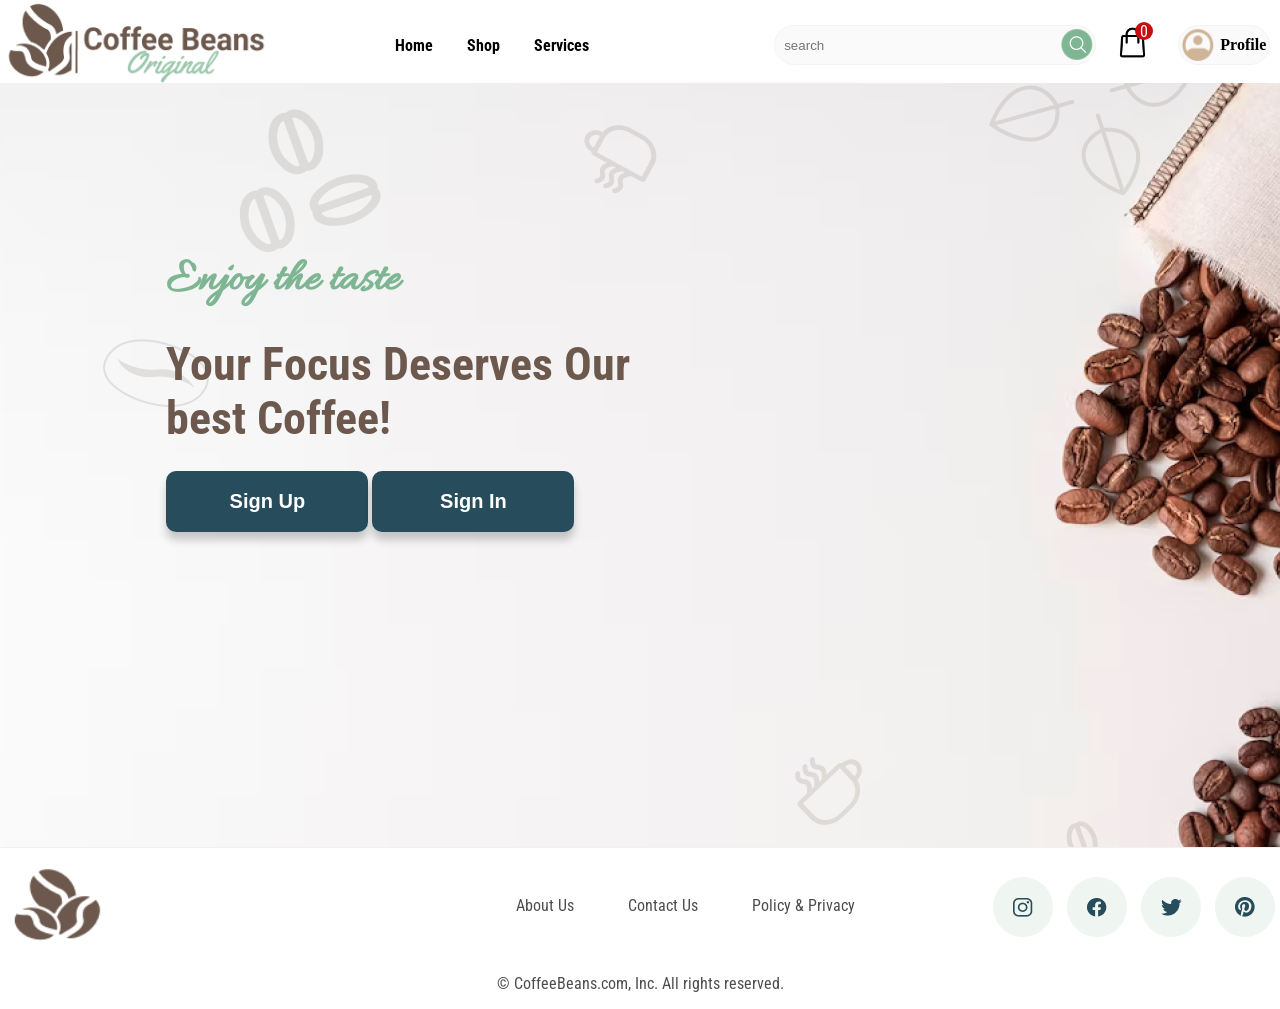
<file: index.html>
<!DOCTYPE html>
<html lang="en">

<head>
    <meta charset="UTF-8">
    <meta http-equiv="X-UA-Compatible" content="IE=edge">
    <meta name="viewport" content="width=device-width, initial-scale=1.0">
    <link rel="preconnect" href="https://fonts.googleapis.com">
    <link rel="preconnect" href="https://fonts.googleapis.com">
    <link rel="preconnect" href="https://fonts.gstatic.com" crossorigin>
    <link href="https://fonts.googleapis.com/css2?family=Roboto+Condensed&display=swap" rel="stylesheet">
    <link rel="preconnect" href="https://fonts.gstatic.com" crossorigin>
    <link
        href="https://fonts.googleapis.com/css2?family=Allura&family=Damion&family=Titillium+Web:wght@200&display=swap"
        rel="stylesheet">
    <link rel="stylesheet" href="css/style.css">
    <title>Document</title>
</head>

<body>
    <!-- //Header search -->
    <header>
        <div class="topnav">
            <img class="logo" src="images/Logo.png" alt="logo" width="300px" width="318" height="83">
        </div>
        <nav class="menu">
            <ul class="navbar">
                <ul>
                    <a href="home.html">
                        <li class="navbar-h">Home</li>
                    </a>
                    <a href="products.html">
                        <li class="navbar-h">Shop</li>
                    </a>
                    <a href="services.html">
                        <li class="navbar-h">Services</li>
                    </a>
                </ul>
        </nav>
        <div class="icons">

            <div class="search">
                <input class="search-input" type="search" placeholder="  search">
                <img src="images/search.png" alt="search" class="searchimg">
            </div>

            <div class="icons2">
                <div class="cart-dropdown shopping">
                    <img class="cart-img" src="images/shoppingbag.png" alt="cart" width="35"
                        height="35" />
                    <div class="red">
                        <span class="quantity">0</span>
                    </div>
                </div>
                <div class="profile" width="113" height="20px">
                    <img src="images/profile.png" alt="cart" width="38" height="38">
                    <p class="pheader">Profile</p>
                </div>
                <div class="dropdown">
                    <button class="dropbtn">
                        <img src="images/more.png" alt="" width="35" height="35" />
                    </button>
                    <div class="dropdown-content">
                        <a href="#">Profile</a>
                        <a href="home.html">Home</a>
                        <a href="products.html">Shop</a>
                        <a href="services.html">Services</a>
                    </div>
                </div>
            </div>
        </div>
    </header>
    <br>
    <!------------------------------------------------------------------------------------------------------------>

    <!-- //Welcome message -->
    <section class="welcome">
        <div class="topimg" style="background-image: url('images/head-img1.png'); background-repeat: no-repeat;">
            <br>
            <div class="wlcm-content">
                <p class="hparagraph">Enjoy the taste</p>
                <p class="phb">Your Focus Deserves Our best Coffee!</p>
                <div class="but">
                        <a href="signup.html"><button class="button-signup">Sign Up</button></a>
                        <a href="signin.html"><button class="button-signin">Sign In</button></a>
                </div>
            </div>
        </div>
    </section>

    <!------------------------------------------------------------------------------------------------------------>

    <!-- //Footer section -->
    <footer>
        <div class="footer-set">
            <img class="footer-logo" src="images/footer-logo.png" alt="logo" height="100">
            <nav class="footer-m">
                <ul class="navbar">
                    <li class="navbar-f">About Us</li>
                    <a href="contactUs.html">
                        <li class="navbar-f">Contact Us</li>
                    </a>
                    <li class="navbar-f">Policy & Privacy</li>
                </ul>
            </nav>

            <div class="icons-footer">
                <img class="media" src="images/instagram.png" alt="">
                <img class="media" src="images/facebook.png" alt="">
                <img class="media" src="images/twitter.png" alt="">
                <img class="media" src="images/pintrest.png" alt="">
            </div>
        </div>
        <p class="rights">
            © CoffeeBeans.com, Inc. All rights reserved.
        </p>
    </footer>
</body>

</html>
</file>
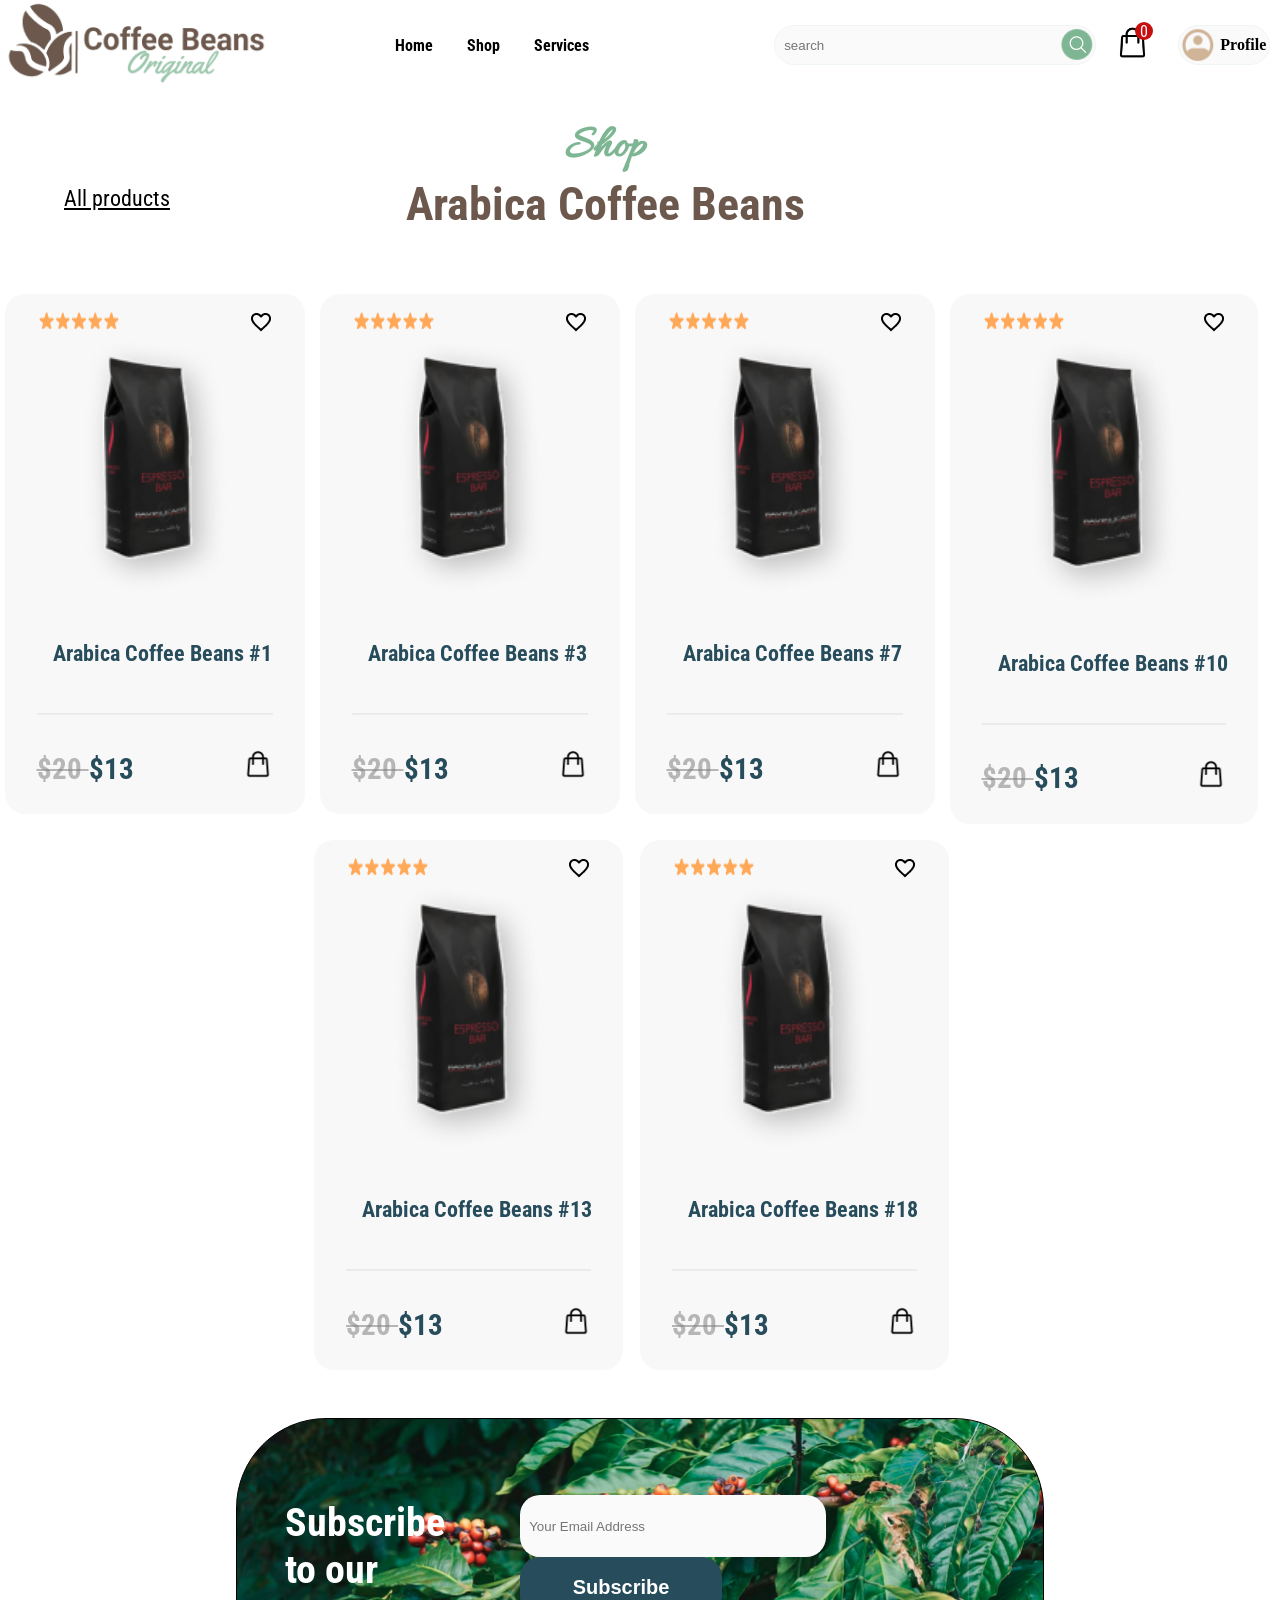
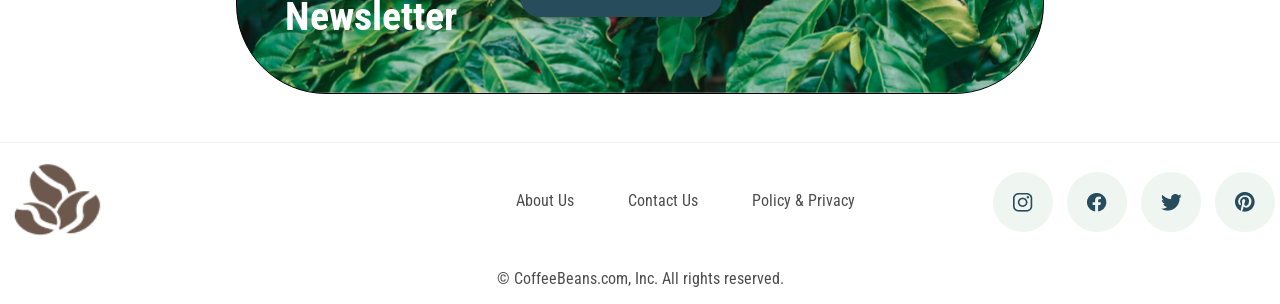
<file: arabica.html>
<!DOCTYPE html>
<html lang="en">

<head>
    <meta charset="UTF-8">
    <meta name="viewport" content="width=device-width, initial-scale=1.0">
    <link rel="preconnect" href="https://fonts.googleapis.com">
    <link rel="preconnect" href="https://fonts.googleapis.com">
    <link rel="preconnect" href="https://fonts.gstatic.com" crossorigin>
    <link href="https://fonts.googleapis.com/css2?family=Roboto+Condensed&display=swap" rel="stylesheet">
    <link rel="preconnect" href="https://fonts.gstatic.com" crossorigin>
    <link
        href="https://fonts.googleapis.com/css2?family=Allura&family=Damion&family=Titillium+Web:wght@200&display=swap"
        rel="stylesheet">
    <script src="https://ajax.googleapis.com/ajax/libs/jquery/3.6.4/jquery.min.js"></script>
    <link rel="stylesheet" href="css/style.css">
    <link rel="stylesheet" href="css/loadMore.css">
    <link rel="stylesheet" href="css/cart.css">

    <title>Document</title>
</head>

<body>
    <!-- //Header section -->
    <header>
        <div class="topnav">
            <img class="logo" src="images/Logo.png" alt="logo" width="300px" width="318" height="83">
        </div>
        <nav class="menu">
            <ul class="navbar">
                <ul>
                    <a href="home.html">
                        <li class="navbar-h">Home</li>
                    </a>
                    <a href="products.html">
                        <li class="navbar-h">Shop</li>
                    </a>
                    <a href="services.html">
                        <li class="navbar-h">Services</li>
                    </a>
                </ul>
        </nav>
        <div class="icons">

            <div class="search">
                <input class="search-input" type="search" placeholder="  search">
                <img src="images/search.png" alt="search" class="searchimg">
            </div>

            <div class="icons2">
                <div class="cart-dropdown shopping">
                    <img class="cart-img" src="images/shoppingbag.png" alt="cart" width="35"
                        height="35" />
                    <div class="red">
                        <span class="quantity">0</span>
                    </div>
                </div>
                <div class="profile" width="113" height="20px">
                    <img src="images/profile.png" alt="cart" width="38" height="38">
                    <p class="pheader">Profile</p>
                </div>
                <div class="dropdown">
                    <button class="dropbtn">
                        <img src="images/more.png" alt="" width="35" height="35" />
                    </button>
                    <div class="dropdown-content">
                        <a href="#">Profile</a>
                        <a href="home.html">Home</a>
                        <a href="products.html">Shop</a>
                        <a href="services.html">Services</a>
                    </div>
                </div>
            </div>
        </div>
    </header>
    <br>
    <!------------------------------------------------------------------------------------------------------------>

    <!-- //Products section -->
    <section class="all">
        <div class="container">
            <div class="top-bestseller">
                <a href="products.html">
                    <p class="all-products">All products</p>
                </a>
                <p class="title-bestsellers"><span class="shop">Shop</span><br>Arabica Coffee Beans</p>
            </div>
            <div class="list cards">
            </div>
        </div>

    <!------------------------------------------------------------------------------------------------------------>

        <!-- //Cart section -->
        <div class="cart-c">
            <h1>Cart</h1>
            <ul class="listCard">
            </ul>
            <div class="checkOut">
                <div class="total">0</div>
                <div class="closeShopping">Close</div>
            </div>
        </div>
    </section>

    <!------------------------------------------------------------------------------------------------------------>

    <!-- //Load more button section -->
    <script>
        $(document).ready(function () {
            $(".card").slice(0, 8).show();
            $("#loadMore").on("click", function (e) {
                e.preventDefault();
                $(".card:hidden").slice(0, 8).slideDown();
                if ($(".card:hidden").length === 0) {
                    $("#loadMore").text(" ").addClass("noContent");
                }
            });

        })
    </script>

    <!------------------------------------------------------------------------------------------------------------>

    <!-- //Email Subscribtion section -->
    <div class="sub">
        <div class="sub-photo" style="background-image: url('images/footer.png');">
            <p class="p-sub">Subscribe to our Newsletter</p>
            <div class="form-sub">
                <input type="text" class="input-sub" placeholder="  Your Email Address">
                <button class="button-">Subscribe</button>
            </div>
        </div>
    </div>
    </section>

    <!------------------------------------------------------------------------------------------------------------>

    <!-- //Footer section -->
    <footer>
        <div class="footer-set">
            <img class="footer-logo" src="images/footer-logo.png" alt="logo" height="100">
            <nav class="footer-m">
                <ul class="navbar">
                    <li class="navbar-f">About Us</li>
                    <a href="contactUs.html">
                        <li class="navbar-f">Contact Us</li>
                    </a>
                    <li class="navbar-f">Policy & Privacy</li>
                </ul>
            </nav>

            <div class="icons-footer">
                <img class="media" src="images/instagram.png" alt="">
                <img class="media" src="images/facebook.png" alt="">
                <img class="media" src="images/twitter.png" alt="">
                <img class="media" src="images/pintrest.png" alt="">
            </div>
        </div>
        <p class="rights">
            © CoffeeBeans.com, Inc. All rights reserved.
        </p>
    </footer>

    <!------------------------------------------------------------------------------------------------------------>

    <!-- //JavaScript files -->
    <script src="js/arabica.js"></script>

</body>

</html>
</file>
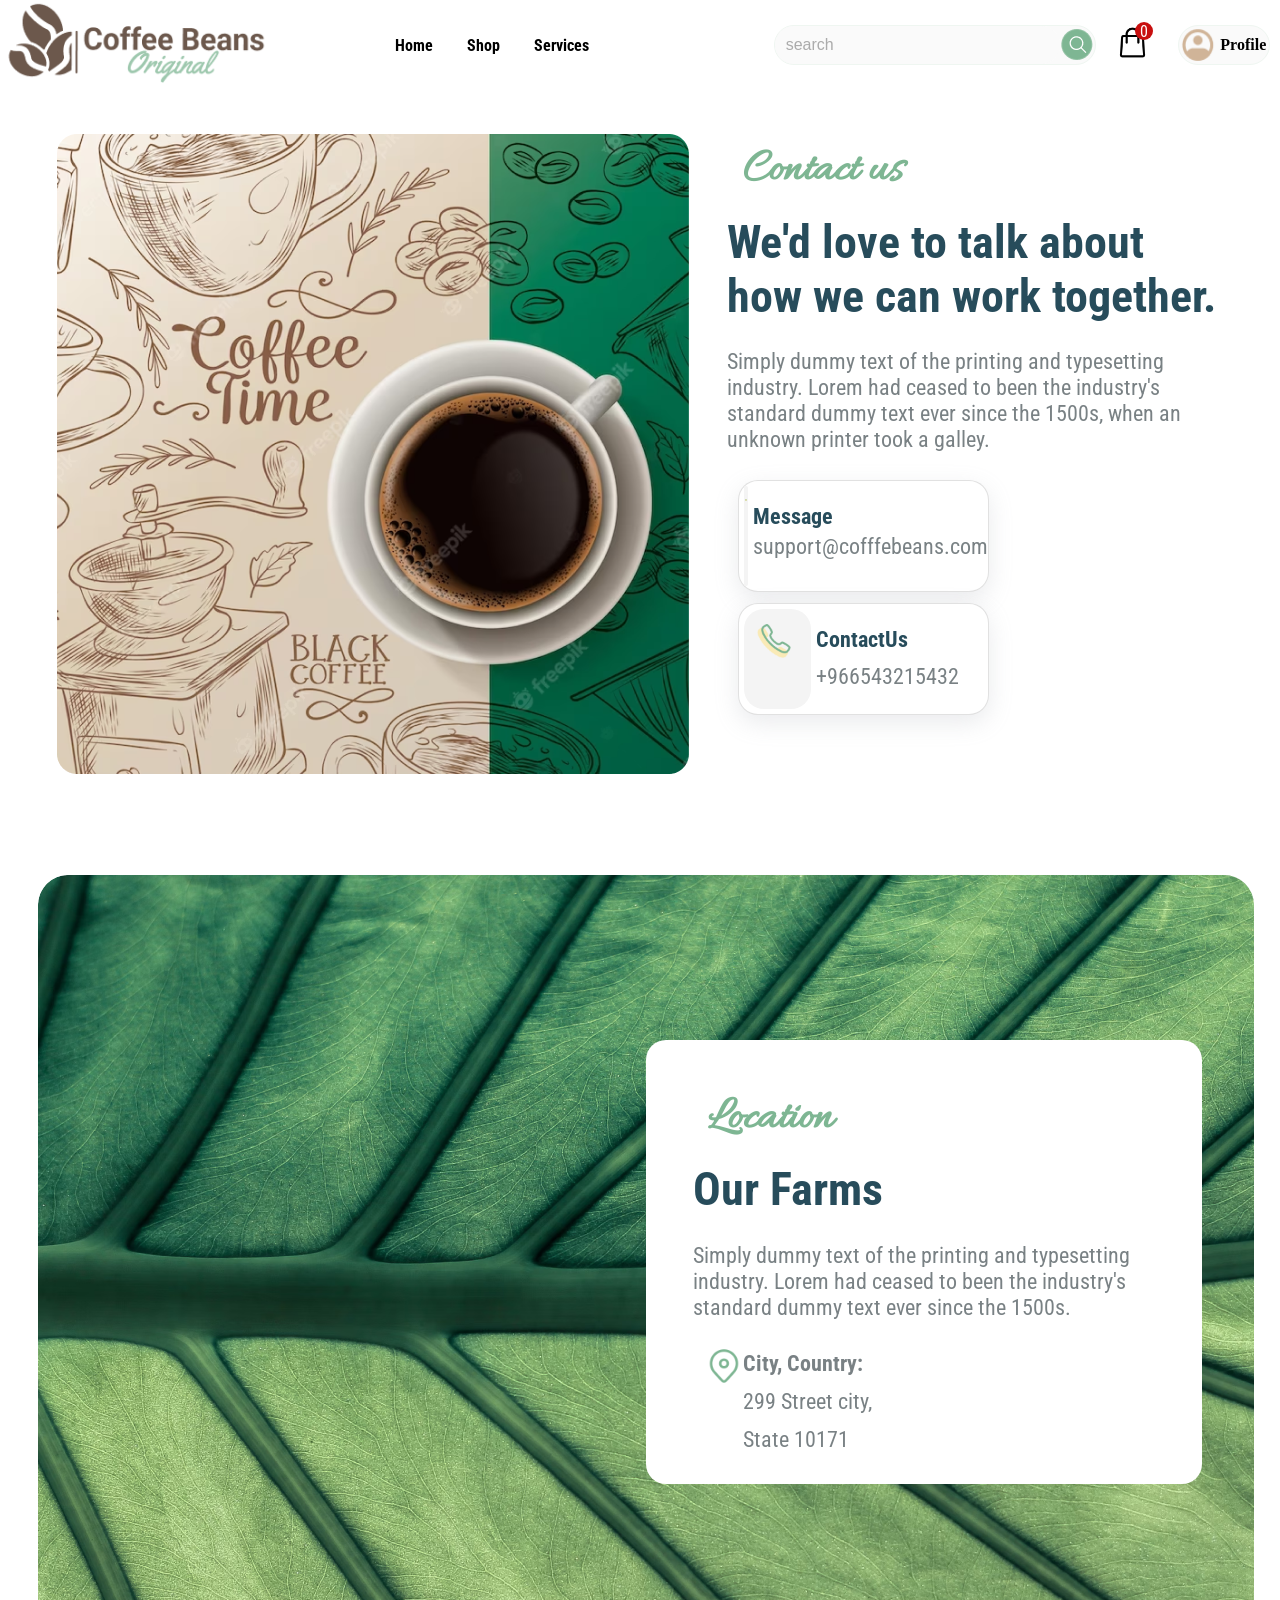
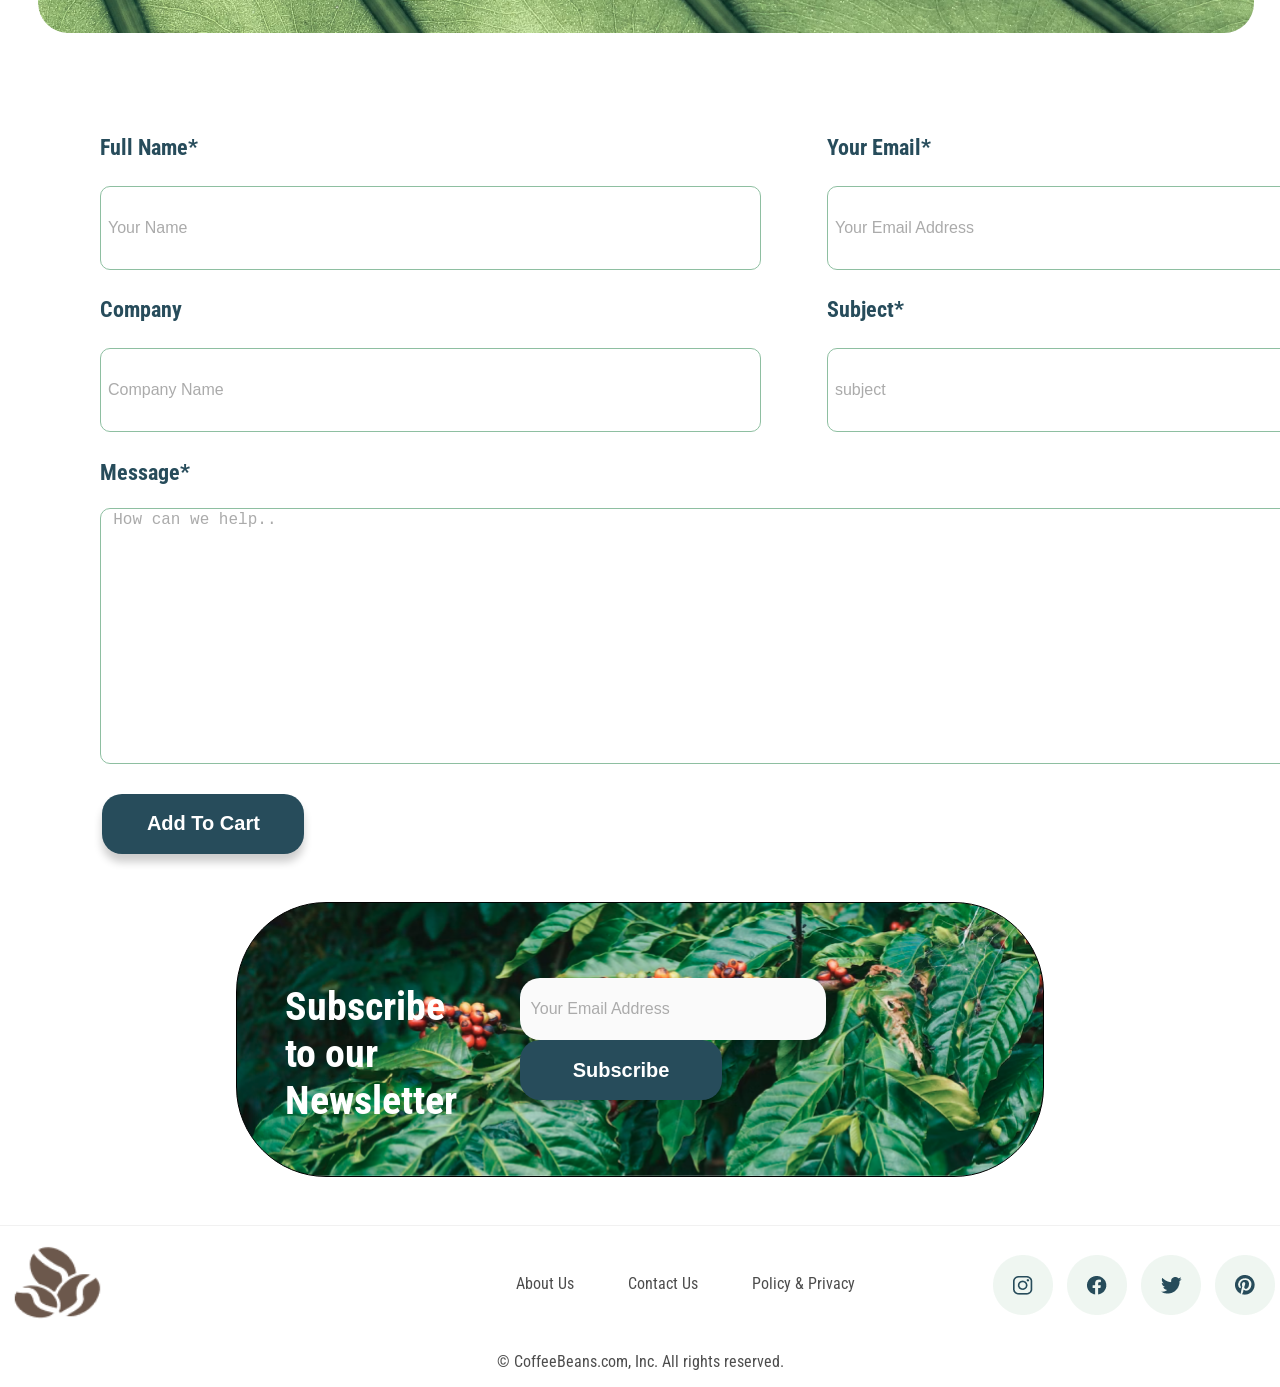
<file: contactUs.html>
<!DOCTYPE html>
<html lang="en">

<head>
    <meta charset="UTF-8">
    <meta http-equiv="X-UA-Compatible" content="IE=edge">
    <meta name="viewport" content="width=device-width, initial-scale=1.0">
    <link rel="preconnect" href="https://fonts.googleapis.com">
    <link rel="preconnect" href="https://fonts.googleapis.com">
    <link rel="preconnect" href="https://fonts.gstatic.com" crossorigin>
    <link href="https://fonts.googleapis.com/css2?family=Roboto+Condensed&display=swap" rel="stylesheet">
    <link rel="preconnect" href="https://fonts.gstatic.com" crossorigin>
    <link
        href="https://fonts.googleapis.com/css2?family=Allura&family=Damion&family=Titillium+Web:wght@200&display=swap"
        rel="stylesheet">
    <link rel="stylesheet" href="css/style.css">
    <link rel="stylesheet" href="css/contactUs.css">
    <link rel="stylesheet" href="css/cart.css">
    <title>Document</title>
</head>

<body>
    <!-- //Header section -->
    <header>
        <div class="topnav">
            <img class="logo" src="images/Logo.png" alt="logo" width="300px" width="318" height="83">
        </div>
        <nav class="menu">
            <ul class="navbar">
                <ul>
                    <a href="home.html">
                        <li class="navbar-h">Home</li>
                    </a>
                    <a href="products.html">
                        <li class="navbar-h">Shop</li>
                    </a>
                    <a href="services.html">
                        <li class="navbar-h">Services</li>
                    </a>
                </ul>
        </nav>
        <div class="icons">

            <div class="search">
                <input class="search-input" type="search" placeholder="  search">
                <img src="images/search.png" alt="search" class="searchimg">
            </div>

            <div class="icons2">
                <div class="cart-dropdown shopping">
                    <img class="cart-img" src="images/shoppingbag.png" alt="cart" width="35"
                        height="35" />
                    <div class="red">
                        <span class="quantity">0</span>
                    </div>
                </div>
                <div class="profile" width="113" height="20px">
                    <img src="images/profile.png" alt="cart" width="38" height="38">
                    <p class="pheader">Profile</p>
                </div>
                <div class="dropdown">
                    <button class="dropbtn">
                        <img src="images/more.png" alt="" width="35" height="35" />
                    </button>
                    <div class="dropdown-content">
                        <a href="#">Profile</a>
                        <a href="home.html">Home</a>
                        <a href="products.html">Shop</a>
                        <a href="services.html">Services</a>
                    </div>
                </div>
            </div>
        </div>
    </header>
    <br>
    <!------------------------------------------------------------------------------------------------------------>
    
    <!-- //Contact information -->
    <section>
        <div class="section1">
            <img src="images/contact-coffee.png" alt="" class="coffee-img" width="70%">
            <div class="r-side">
                <p class="contact">Contact us</p>
                <p class="contact-title">We'd love to talk about how we can work together.</p>
                <p class="contact-p">
                    Simply dummy text of the printing and typesetting industry. Lorem had ceased to
                    been the industry's standard dummy text ever since the 1500s, when an unknown printer took a galley.
                </p>
                <div class="contact-info">
                    <div class="contact-box">
                        <div class="background">
                            <img src="images/email.png" alt="" class="contact-img" width="50%">
                        </div>
                        <div class="box-info">
                            <p class="box-header">Message</p>
                            <p class="box-body">support@cofffebeans.com</p>
                        </div>
                    </div>
                    <div class="contact-box">
                        <div class="background">
                            <img src="images/phone.png" alt="" class="contact-img" width="50%">
                        </div>
                        <div class="box-info">
                            <p class="box-header">ContactUs</p>
                            <p class="box-body">+966543215432</p>
                        </div>
                    </div>
                </div>
            </div>
        </div>
    </section>

    <!------------------------------------------------------------------------------------------------------------>

    <!-- //Location information -->
    <section>
        <div class="section2">
            <div class="location-bg"
                style="background-image: url('images/loc-img1.png'); background-repeat: no-repeat;">
                <br>
                <div class="loc-content">
                    <div class="content-loc">
                        <div class="head1">
                            <p class="location-top">Location</p>
                            <p class="loc-title">Our Farms</p>
                            <p class="loc-p">
                                Simply dummy text of the printing and typesetting industry. Lorem had ceased to
                                been the industry's standard dummy text ever since the 1500s.
                            </p>
                        </div>
                        <div class="loc-icon">
                            <div class="location-icon">
                                <img src="images/location.png" alt="" class="loc-icon" width="40px" height="40px">
                            </div>
                            <div class="loc-info">
                                <p class="box-body"><b>City, Country:</b></p>
                                <p class="box-body">299 Street city,</p>
                                <p class="box-body">State 10171</p>
                            </div>
                        </div>
                    </div>
                </div>

            </div>
        </div>

    </section>

    <!------------------------------------------------------------------------------------------------------------>

    <!-- //Contact form -->
    <section>
        <div class="contact-form">
            <form action="contactUs.html">
                <div class="form-con">
                    <div class="col1">
                        <div class="row1">
                            <label for="fname">Full Name*</label><br>
                            <input type="text" id="fname" name="fname" placeholder="Your Name" required><br>
                        </div>
                        <div class="row1">
                            <label for="company">Company</label><br>
                            <input type="text" id="company" name="company" placeholder="Company Name"><br>
                        </div>
                    </div>
                    <div class="col1">
                        <div class="row2">
                            <label for="email">Your Email*</label><br>
                            <input type="text" id="email" name="email" placeholder="Your Email Address" required><br>
                        </div>
                        <div class="row2">
                            <label for="subject">Subject*</label><br>
                            <input type="text" id="subject" name="subject" placeholder="subject" required><br>
                        </div>
                    </div>
                </div>
                <div class="col3">
                    <div class="row3">
                        <label for="message">Message*</label><br>
                        <textarea name="message" id="message" cols="30" rows="10" required>How can we help..</textarea>
                    </div>
                </div>
            </form>
        </div>
        <button class="button1">Add To Cart</button>

    </section>

    <div class="sub">
        <div class="sub-photo" style="background-image: url('images/footer.png');">
            <p class="p-sub">Subscribe to our Newsletter</p>
            <div class="form-sub">
                <input type="text" class="input-sub" placeholder="  Your Email Address">
                <button class="button-">Subscribe</button>
            </div>
        </div>
    </div>
    <!------------------------------------------------------------------------------------------------------------>

        <!-- //Cart section -->
        <div class="cart-c">
            <h1>Cart</h1>
            <ul class="listCard">
    
            </ul>
            <div class="checkOut">
                <div class="total">0</div>
                <div class="closeShopping">Close</div>
            </div>
        </div>


    <!------------------------------------------------------------------------------------------------------------>

    <!-- //Footer section -->
    <footer>
        <div class="footer-set">
            <img class="footer-logo" src="images/footer-logo.png" alt="logo" height="100">
            <nav class="footer-m">
                <ul class="navbar">
                    <li class="navbar-f">About Us</li>
                    <a href="contactUs.html">
                        <li class="navbar-f">Contact Us</li>
                    </a>
                    <li class="navbar-f">Policy & Privacy</li>
                </ul>
            </nav>

            <div class="icons-footer">
                <img class="media" src="images/instagram.png" alt="">
                <img class="media" src="images/facebook.png" alt="">
                <img class="media" src="images/twitter.png" alt="">
                <img class="media" src="images/pintrest.png" alt="">
            </div>
        </div>
        <p class="rights">
            © CoffeeBeans.com, Inc. All rights reserved.
        </p>
    </footer>

        <!------------------------------------------------------------------------------------------------------------>

    <!-- //JavaScript files -->
    <script src="js/cart.js"></script>
</body>

</html>
</file>
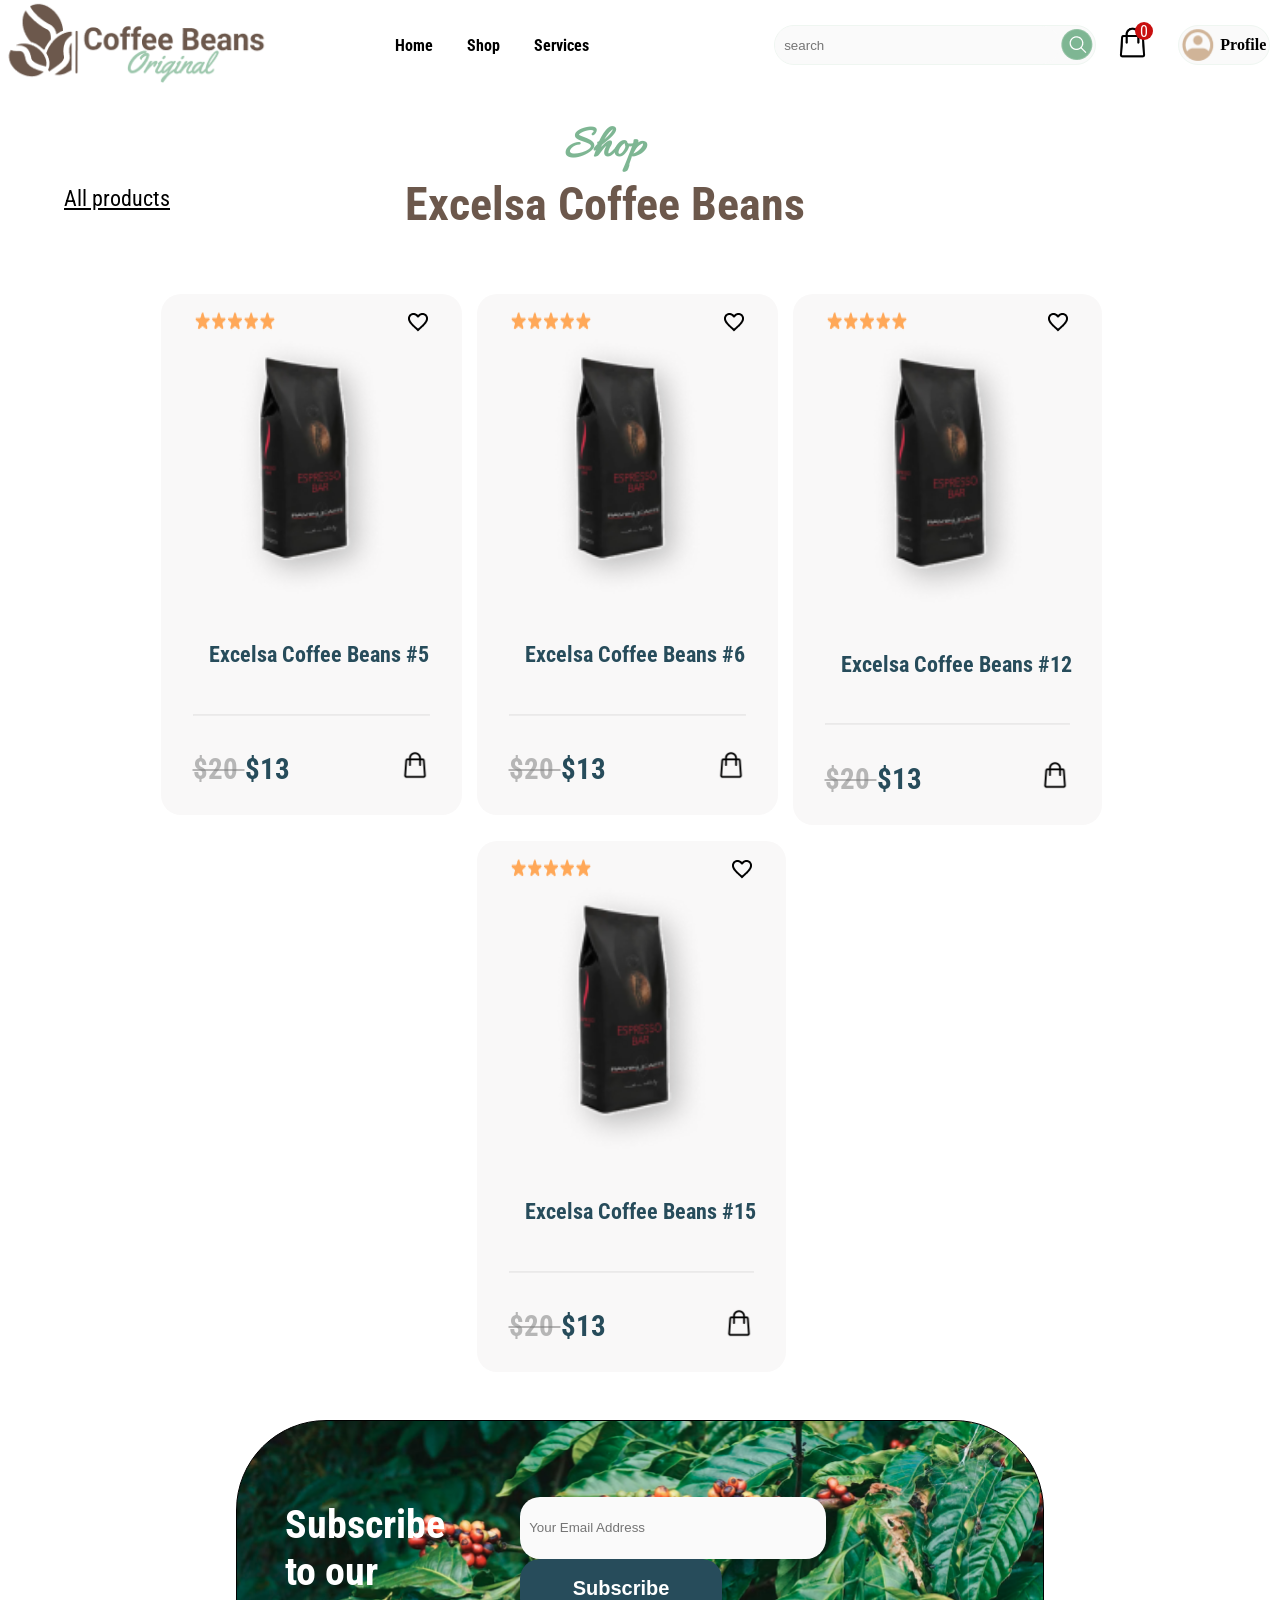
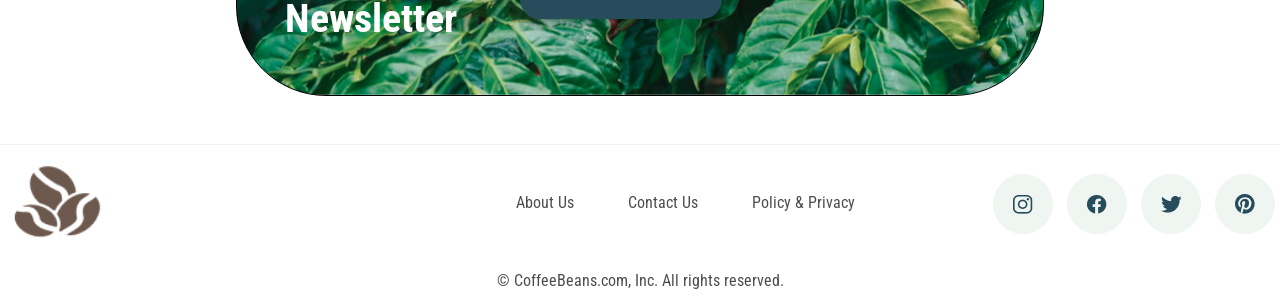
<file: excelsa.html>
<!DOCTYPE html>
<html lang="en">

<head>
    <meta charset="UTF-8">
    <meta name="viewport" content="width=device-width, initial-scale=1.0">
    <link rel="preconnect" href="https://fonts.googleapis.com">
    <link rel="preconnect" href="https://fonts.googleapis.com">
    <link rel="preconnect" href="https://fonts.gstatic.com" crossorigin>
    <link href="https://fonts.googleapis.com/css2?family=Roboto+Condensed&display=swap" rel="stylesheet">
    <link rel="preconnect" href="https://fonts.gstatic.com" crossorigin>
    <link
        href="https://fonts.googleapis.com/css2?family=Allura&family=Damion&family=Titillium+Web:wght@200&display=swap"
        rel="stylesheet">
    <script src="https://ajax.googleapis.com/ajax/libs/jquery/3.6.4/jquery.min.js"></script>
    <link rel="stylesheet" href="css/style.css">
    <link rel="stylesheet" href="css/loadMore.css">
    <link rel="stylesheet" href="css/cart.css">

    <title>Document</title>
</head>

<body>
    <!-- //Header section -->
    <header>
        <div class="topnav">
            <img class="logo" src="images/Logo.png" alt="logo" width="300px" width="318" height="83">
        </div>
        <nav class="menu">
            <ul class="navbar">
                <ul>
                    <a href="home.html">
                        <li class="navbar-h">Home</li>
                    </a>
                    <a href="products.html">
                        <li class="navbar-h">Shop</li>
                    </a>
                    <a href="services.html">
                        <li class="navbar-h">Services</li>
                    </a>
                </ul>
        </nav>
        <div class="icons">

            <div class="search">
                <input class="search-input" type="search" placeholder="  search">
                <img src="images/search.png" alt="search" class="searchimg">
            </div>

            <div class="icons2">
                <div class="cart-dropdown shopping">
                    <img class="cart-img" src="images/shoppingbag.png" alt="cart" width="35"
                        height="35" />
                    <div class="red">
                        <span class="quantity">0</span>
                    </div>
                </div>
                <div class="profile" width="113" height="20px">
                    <img src="images/profile.png" alt="cart" width="38" height="38">
                    <p class="pheader">Profile</p>
                </div>
                <div class="dropdown">
                    <button class="dropbtn">
                        <img src="images/more.png" alt="" width="35" height="35" />
                    </button>
                    <div class="dropdown-content">
                        <a href="#">Profile</a>
                        <a href="home.html">Home</a>
                        <a href="products.html">Shop</a>
                        <a href="services.html">Services</a>
                    </div>
                </div>
            </div>
        </div>
    </header>
    <br>
    <!------------------------------------------------------------------------------------------------------------>

    <!-- //Products section -->
    <section class="all">
        <div class="container">
            <div class="top-bestseller">
                <a href="products.html">
                    <p class="all-products">All products</p>
                </a>
                <p class="title-bestsellers"><span class="shop">Shop</span><br>Excelsa Coffee Beans</p>
            </div>
            <div class="list cards">
            </div>
        </div>

    <!------------------------------------------------------------------------------------------------------------>

        <!-- //Cart section -->
        <div class="cart-c">
            <h1>Cart</h1>
            <ul class="listCard">
            </ul>
            <div class="checkOut">
                <div class="total">0</div>
                <div class="closeShopping">Close</div>
            </div>
        </div>
    </section>

    <!------------------------------------------------------------------------------------------------------------>

    <!-- //Load more button section -->
    <script>
        $(document).ready(function () {
            $(".card").slice(0, 8).show();
            $("#loadMore").on("click", function (e) {
                e.preventDefault();
                $(".card:hidden").slice(0, 8).slideDown();
                if ($(".card:hidden").length === 0) {
                    $("#loadMore").text(" ").addClass("noContent");
                }
            });

        })
    </script>

    <!------------------------------------------------------------------------------------------------------------>

    <!-- //Email Subscribtion section -->
    <div class="sub">
        <div class="sub-photo" style="background-image: url('images/footer.png');">
            <p class="p-sub">Subscribe to our Newsletter</p>
            <div class="form-sub">
                <input type="text" class="input-sub" placeholder="  Your Email Address">
                <button class="button-">Subscribe</button>
            </div>
        </div>
    </div>
    </section>

    <!------------------------------------------------------------------------------------------------------------>

    <!-- //Footer section -->
    <footer>
        <div class="footer-set">
            <img class="footer-logo" src="images/footer-logo.png" alt="logo" height="100">
            <nav class="footer-m">
                <ul class="navbar">
                    <li class="navbar-f">About Us</li>
                    <a href="contactUs.html">
                        <li class="navbar-f">Contact Us</li>
                    </a>
                    <li class="navbar-f">Policy & Privacy</li>
                </ul>
            </nav>

            <div class="icons-footer">
                <img class="media" src="images/instagram.png" alt="">
                <img class="media" src="images/facebook.png" alt="">
                <img class="media" src="images/twitter.png" alt="">
                <img class="media" src="images/pintrest.png" alt="">
            </div>
        </div>
        <p class="rights">
            © CoffeeBeans.com, Inc. All rights reserved.
        </p>
    </footer>

    <!------------------------------------------------------------------------------------------------------------>

    <!-- //JavaScript files -->
    <script src="js/excelsa.js"></script>

</body>

</html>
</file>
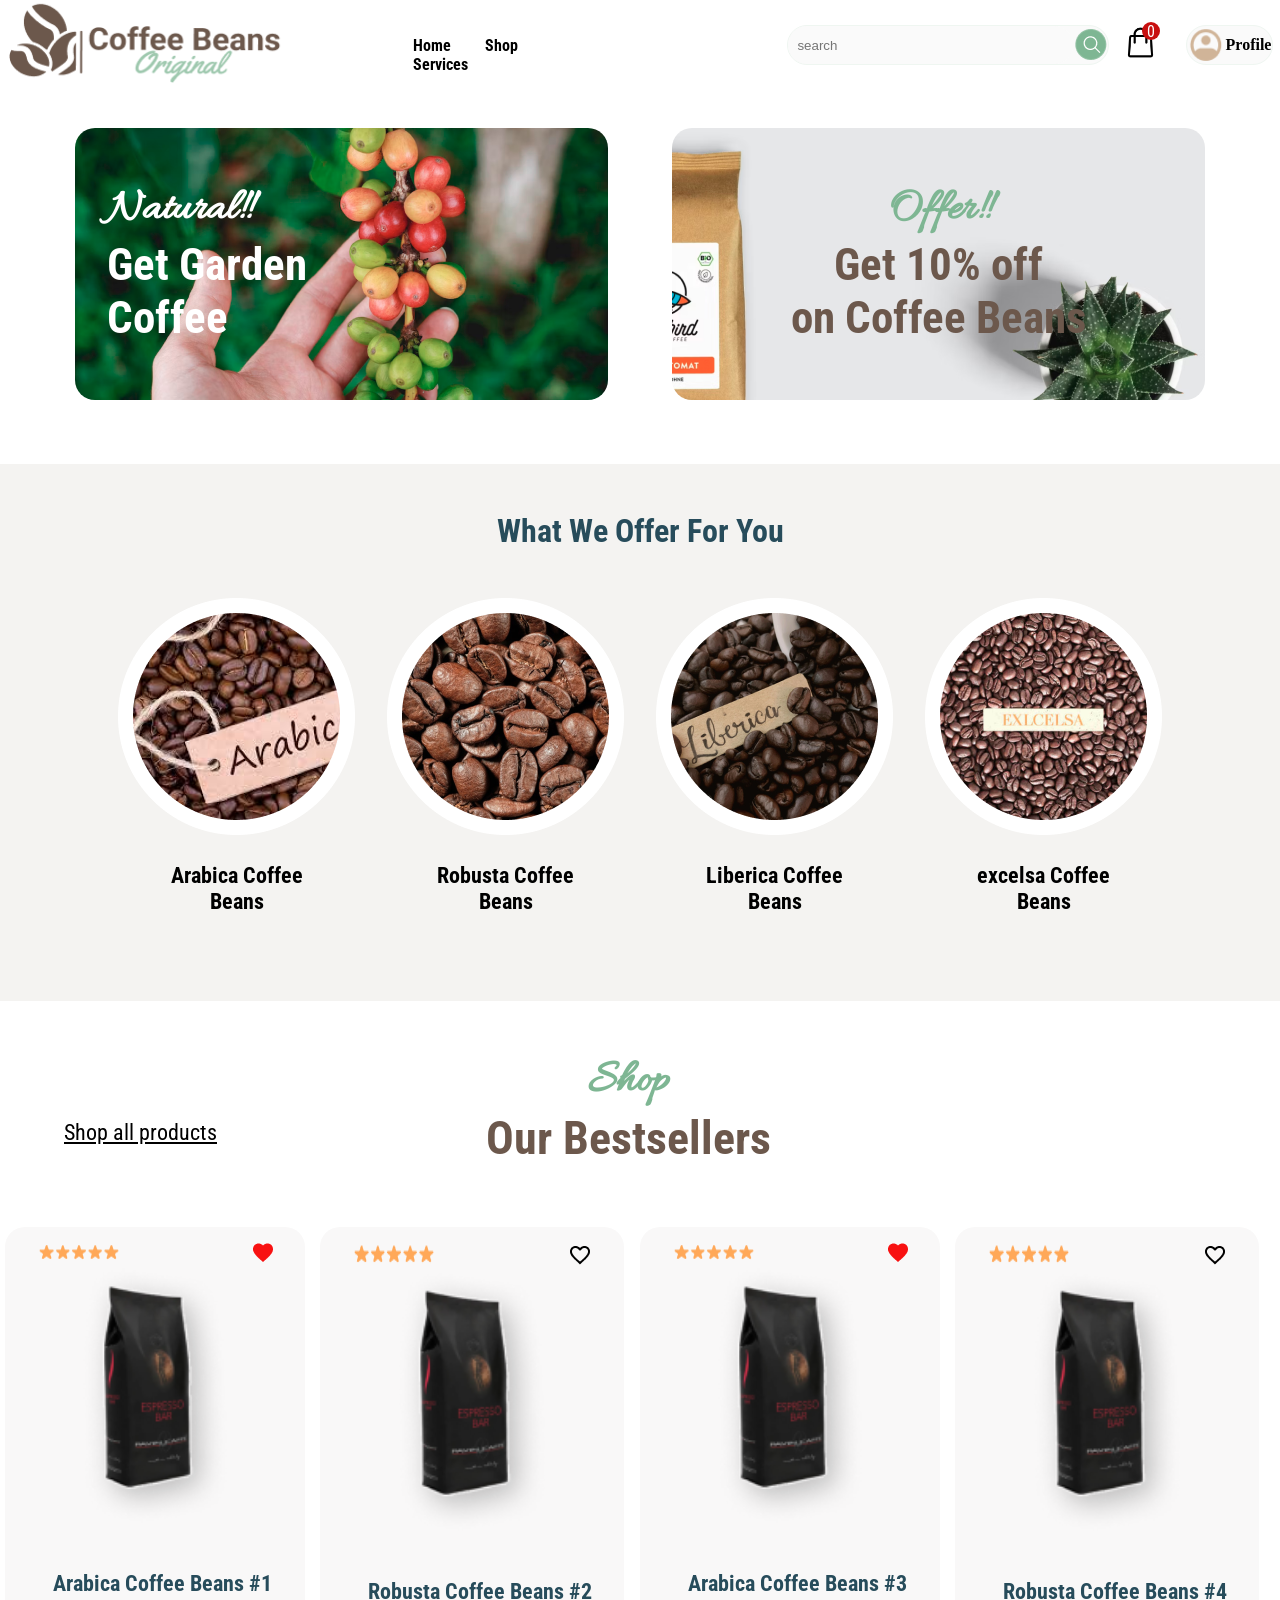
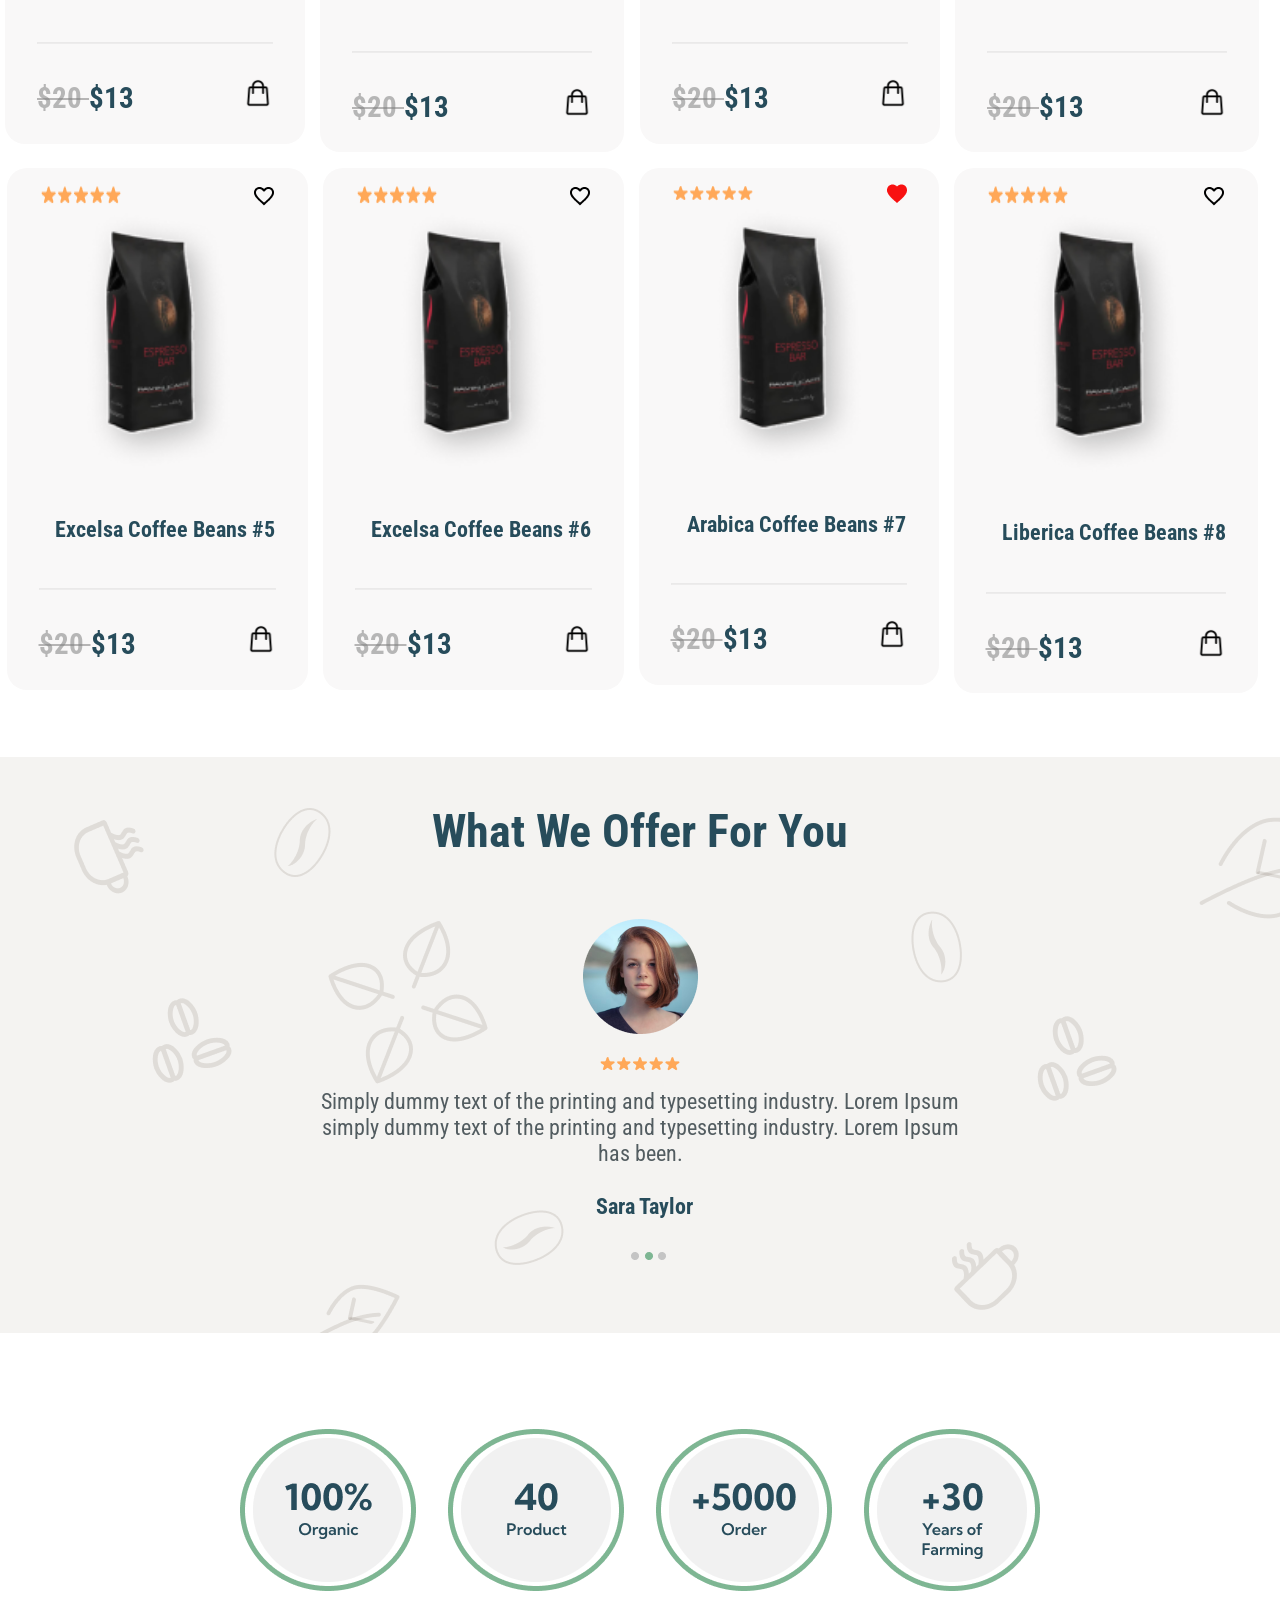
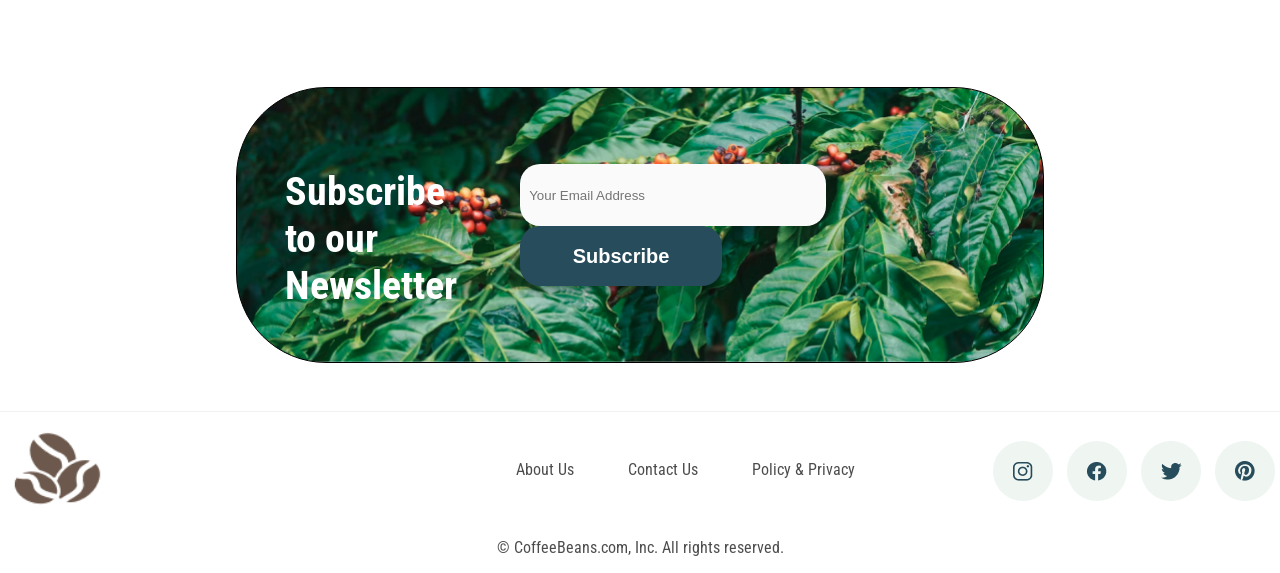
<file: home.html>
<!DOCTYPE html>
<html lang="en">

<head>
    <meta charset="UTF-8">
    <meta name="viewport" content="width=device-width, initial-scale=1.0">
    <link rel="preconnect" href="https://fonts.googleapis.com">
    <link rel="preconnect" href="https://fonts.googleapis.com">
    <link rel="preconnect" href="https://fonts.gstatic.com" crossorigin>
    <link href="https://fonts.googleapis.com/css2?family=Roboto+Condensed&display=swap" rel="stylesheet">
    <link rel="preconnect" href="https://fonts.gstatic.com" crossorigin>
    <link
        href="https://fonts.googleapis.com/css2?family=Allura&family=Damion&family=Titillium+Web:wght@200&display=swap"
        rel="stylesheet">
    <script src="https://ajax.googleapis.com/ajax/libs/jquery/3.6.4/jquery.min.js"></script>
    <link rel="stylesheet" href="css/style.css">
    <link rel="stylesheet" href="css/loadMore.css">
    <link rel="stylesheet" href="css/cart.css">

    <title>Document</title>
</head>

<body>
    <!-- //Head navbar -->
    <header>
        <div class="topnav">
            <img class="logo" src="images/Logo.png" alt="logo" width="318" height="83">
        </div>
        <nav class="menu">
            <ul class="navbar">
                <ul>
                    <a href="home.html">
                        <li class="navbar-h">Home</li>
                    </a>
                    <a href="products.html">
                        <li class="navbar-h">Shop</li>
                    </a>
                    <a href="services.html">
                        <li class="navbar-h">Services</li>
                    </a>
                </ul>
        </nav>

        <div class="icons">
            <div class="search">
                <input class="search-input" type="search" placeholder="  search">
                <img src="images/search.png" alt="search" class="searchimg">
            </div>
            <div class="icons2">
                <div class="cart-dropdown shopping">
                    <img class="cart-img" src="images/shoppingbag.png" alt="cart" width="35"
                        height="35" />
                    <div class="red">
                        <span class="quantity">0</span>
                    </div>
                </div>
                <div class="profile" width="113" height="20px">
                    <img src="images/profile.png" alt="profile" width="38" height="38">
                    <p class="pheader">Profile</p>
                </div>
                <div class="dropdown">
                    <button class="dropbtn">
                        <img src="images/more.png" alt="" width="35" height="35" />
                    </button>
                    <div class="dropdown-content">
                        <a href="#">Profile</a>
                        <a href="home.html">Home</a>
                        <a href="products.html">Shop</a>
                        <a href="services.html">Services</a>
                    </div>
                </div>
            </div>
        </div>
    </header>
    <br>

    <!------------------------------------------------------------------------------------------------------------>

    <!-- //Offers/Ads section -->
    <div class="offers">
        <a href="products.html">
            <div class="ads ad1" style="background-image: url('images/ads1.png');">
                <p class="p-ads"> <span class="natural">Natural!!</span> <br> Get Garden <br> Coffee</p>
            </div>
        </a>
        <a href="products.html">
            <div class="ads ad2" style="background-image: url('images/ads2.png');">
                <p class="offer"> <span class="natural" style="color: #7EB693;">Offer!!</span>
                    <br> Get 10% off<br>
                    on Coffee Beans
                </p>
            </div>
        </a>
    </div>

    <!------------------------------------------------------------------------------------------------------------>

    <!-- //Coffee categories section -->
    <div class="categories">
        <p class="categories-1">What We Offer For You</p>
        <a href="arabica.html">
            <div class="catigories-2">
                <div class="catigory1 catigory">
                    <img src="images/arabica.png" alt="">
                    <p class="c-paragraph">Arabica Coffee <br> Beans</p>
                </div>
        </a>
        <a href="robusta.html">
            <div class="catigory2 catigory">
                <img src="images/robusta.png" alt="">
                <p class="c-paragraph">Robusta Coffee <br> Beans</p>
            </div>
        </a>
        <a href="liberica.html">
            <div class="catigory3 catigory">
                <img src="images/liberica.png" alt="">
                <p class="c-paragraph">Liberica Coffee <br> Beans</p>
            </div>
        </a>
        <a href="excelsa.html">
            <div class="catigory4 catigory">
                <img src="images/excelsa.png" alt="">
                <p class="c-paragraph">excelsa Coffee <br> Beans</p>
            </div>
        </a>
    </div>
    </div>

    <!------------------------------------------------------------------------------------------------------------>

    <!-- //Bestsellers section -->
    <section>
        <div class="bestsellers container">
            <div class="top-bestseller">
                <a href="products.html">
                    <p class="all-products">Shop all products</p>
                </a>
                <p class="title-bestsellers"><span class="shop">Shop</span><br>Our Bestsellers</p>
            </div>
            <div class="list cards">
            </div>
        </div>
    </section>
    <!------------------------------------------------------------------------------------------------------------>

        <!-- //Cart section -->
    <div class="cart-c">
        <h1>Cart</h1>
        <ul class="listCard">

        </ul>
        <div class="checkOut">
            <div class="total">0</div>
            <div class="closeShopping">Close</div>
        </div>
    </div>
    
    <!------------------------------------------------------------------------------------------------------------>

    <!-- //Load more button section -->
    <script>
        $(document).ready(function () {
            $(".card").slice(0, 8).show();
            $("#loadMore").on("click", function (e) {
                e.preventDefault();
                $(".card:hidden").slice(0, 8).slideDown();
                if ($(".card:hidden").length === 0) {
                    $("#loadMore").text(" ").addClass("noContent");
                }
            });
        })
    </script>

    <!------------------------------------------------------------------------------------------------------------>

    <!-- //Reviews section -->
    <div class="reviews">
        <div class="comment-content" style="background-image: url('images/comment-background1.png');">
            <p class="comments">What We Offer For You</p>
            <img class="img1" src="images/personal-img.png" alt="personal-img">
            <img class="img2" src="images/Star-products.png" alt="stars">
            <p class="comment-p">Simply dummy text of the printing and typesetting industry. Lorem Ipsum simply
                dummy text of the
                printing and typesetting industry. Lorem Ipsum has been.</p>
            <p class="reviewer">Sara Taylor</p>
            <img class="img3" src="images/Navigation.png" alt="Navigation">
        </div>
    </div>

    <!------------------------------------------------------------------------------------------------------------>

    <!-- //Features section -->
    <div class="features">
        <img src="images/organic.png" alt="organic" class="feature">
        <img src="images/nproducts.png" alt="nproducts" class="feature">
        <img src="images/norders.png" alt="norders" class="feature">
        <img src="images/nexperience.png" alt="nexperience" class="feature">
    </div>

    <!------------------------------------------------------------------------------------------------------------>

    <!-- //Email Subscribtion section -->
    <div class="sub">
        <div class="sub-photo" style="background-image: url('images/footer.png');">
            <p class="p-sub">Subscribe to our Newsletter</p>
            <p class="sub-media" style="display: none;">Subscribe</p>
            <p class="sub-media" style="display: none;">to our</p>
            <p class="sub-media" style="display: none;">Newsletter</p>
            <div class="form-sub">
                <input type="text" class="input-sub" placeholder="  Your Email Address">
                <button class="button-">Subscribe</button>
            </div>
        </div>
    </div>
    </section>

    <!------------------------------------------------------------------------------------------------------------>

    <!-- //Footer section -->
    <footer>
        <div class="footer-set">
            <img class="footer-logo" src="images/footer-logo.png" alt="logo" height="100">
            <nav class="footer-m">
                <ul class="navbar">
                    <li class="navbar-f">About Us</li>
                    <a href="contactUs.html">
                        <li class="navbar-f">Contact Us</li>
                    </a>
                    <li class="navbar-f">Policy & Privacy</li>
                </ul>
            </nav>
            <div class="icons-footer">
                <img class="media" src="images/instagram.png" alt="">
                <img class="media" src="images/facebook.png" alt="">
                <img class="media" src="images/twitter.png" alt="">
                <img class="media" src="images/pintrest.png" alt="">
            </div>
        </div>
        <p class="rights">
            © CoffeeBeans.com, Inc. All rights reserved.
        </p>
    </footer>
    <!------------------------------------------------------------------------------------------------------------>

    <!-- //JavaScript files -->
    <script src="js/cart.js"></script>

</body>
</html>
</file>
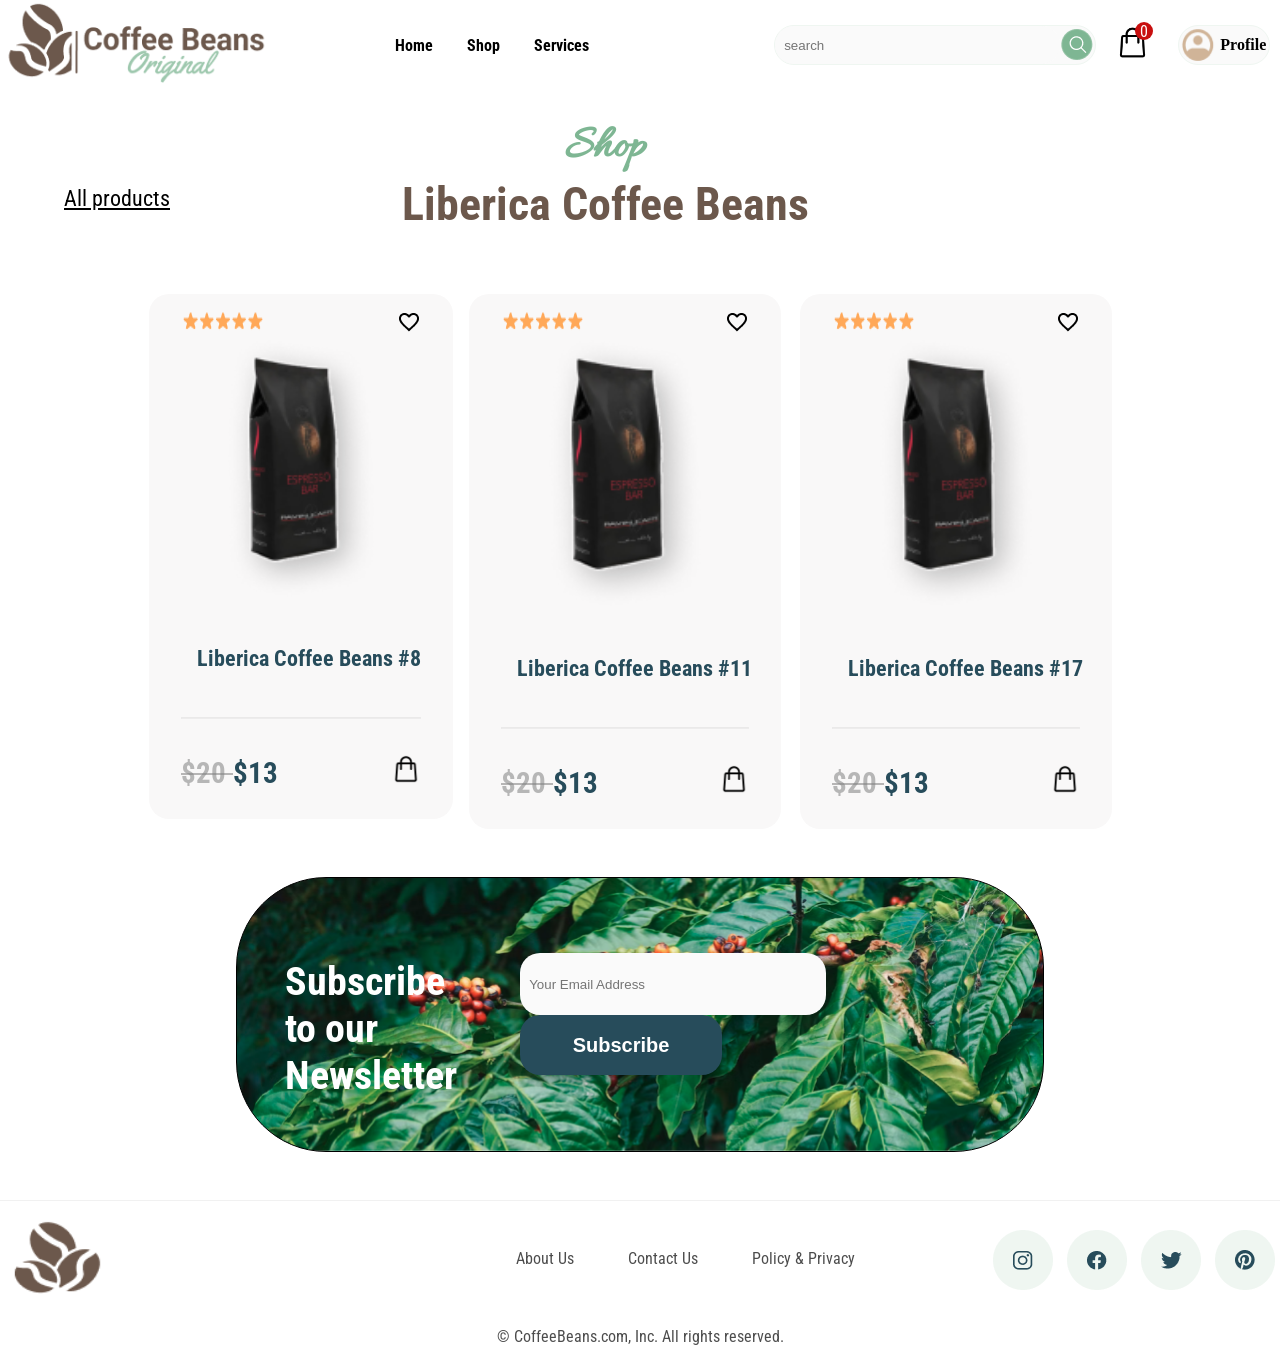
<file: liberica.html>
<!DOCTYPE html>
<html lang="en">

<head>
    <meta charset="UTF-8">
    <meta name="viewport" content="width=device-width, initial-scale=1.0">
    <link rel="preconnect" href="https://fonts.googleapis.com">
    <link rel="preconnect" href="https://fonts.googleapis.com">
    <link rel="preconnect" href="https://fonts.gstatic.com" crossorigin>
    <link href="https://fonts.googleapis.com/css2?family=Roboto+Condensed&display=swap" rel="stylesheet">
    <link rel="preconnect" href="https://fonts.gstatic.com" crossorigin>
    <link
        href="https://fonts.googleapis.com/css2?family=Allura&family=Damion&family=Titillium+Web:wght@200&display=swap"
        rel="stylesheet">
    <script src="https://ajax.googleapis.com/ajax/libs/jquery/3.6.4/jquery.min.js"></script>
    <link rel="stylesheet" href="css/style.css">
    <link rel="stylesheet" href="css/loadMore.css">
    <link rel="stylesheet" href="css/cart.css">

    <title>Document</title>
</head>

<body>
    <!-- //Header section -->
    <header>
        <div class="topnav">
            <img class="logo" src="images/Logo.png" alt="logo" width="300px" width="318" height="83">
        </div>
        <nav class="menu">
            <ul class="navbar">
                <ul>
                    <a href="home.html">
                        <li class="navbar-h">Home</li>
                    </a>
                    <a href="products.html">
                        <li class="navbar-h">Shop</li>
                    </a>
                    <a href="services.html">
                        <li class="navbar-h">Services</li>
                    </a>
                </ul>
        </nav>
        <div class="icons">

            <div class="search">
                <input class="search-input" type="search" placeholder="  search">
                <img src="images/search.png" alt="search" class="searchimg">
            </div>

            <div class="icons2">
                <div class="cart-dropdown shopping">
                    <img class="cart-img" src="images/shoppingbag.png" alt="cart" width="35"
                        height="35" />
                    <div class="red">
                        <span class="quantity">0</span>
                    </div>
                </div>
                <div class="profile" width="113" height="20px">
                    <img src="images/profile.png" alt="cart" width="38" height="38">
                    <p class="pheader">Profile</p>
                </div>
                <div class="dropdown">
                    <button class="dropbtn">
                        <img src="images/more.png" alt="" width="35" height="35" />
                    </button>
                    <div class="dropdown-content">
                        <a href="#">Profile</a>
                        <a href="home.html">Home</a>
                        <a href="products.html">Shop</a>
                        <a href="services.html">Services</a>
                    </div>
                </div>
            </div>
        </div>
    </header>
    <br>
    <!------------------------------------------------------------------------------------------------------------>

    <!-- //Products section -->
    <section class="all">
        <div class="container">
            <div class="top-bestseller">
                <a href="products.html">
                    <p class="all-products">All products</p>
                </a>
                <p class="title-bestsellers"><span class="shop">Shop</span><br>Liberica Coffee Beans</p>
            </div>
            <div class="list cards">
            </div>
        </div>

    <!------------------------------------------------------------------------------------------------------------>

        <!-- //Cart section -->
        <div class="cart-c">
            <h1>Cart</h1>
            <ul class="listCard">
            </ul>
            <div class="checkOut">
                <div class="total">0</div>
                <div class="closeShopping">Close</div>
            </div>
        </div>
    </section>

    <!------------------------------------------------------------------------------------------------------------>

    <!-- //Load more button section -->
    <script>
        $(document).ready(function () {
            $(".card").slice(0, 8).show();
            $("#loadMore").on("click", function (e) {
                e.preventDefault();
                $(".card:hidden").slice(0, 8).slideDown();
                if ($(".card:hidden").length === 0) {
                    $("#loadMore").text(" ").addClass("noContent");
                }
            });

        })
    </script>

    <!------------------------------------------------------------------------------------------------------------>

    <!-- //Email Subscribtion section -->
    <div class="sub">
        <div class="sub-photo" style="background-image: url('images/footer.png');">
            <p class="p-sub">Subscribe to our Newsletter</p>
            <div class="form-sub">
                <input type="text" class="input-sub" placeholder="  Your Email Address">
                <button class="button-">Subscribe</button>
            </div>
        </div>
    </div>
    </section>

    <!------------------------------------------------------------------------------------------------------------>

    <!-- //Footer section -->
    <footer>
        <div class="footer-set">
            <img class="footer-logo" src="images/footer-logo.png" alt="logo" height="100">
            <nav class="footer-m">
                <ul class="navbar">
                    <li class="navbar-f">About Us</li>
                    <a href="contactUs.html">
                        <li class="navbar-f">Contact Us</li>
                    </a>
                    <li class="navbar-f">Policy & Privacy</li>
                </ul>
            </nav>

            <div class="icons-footer">
                <img class="media" src="images/instagram.png" alt="">
                <img class="media" src="images/facebook.png" alt="">
                <img class="media" src="images/twitter.png" alt="">
                <img class="media" src="images/pintrest.png" alt="">
            </div>
        </div>
        <p class="rights">
            © CoffeeBeans.com, Inc. All rights reserved.
        </p>
    </footer>

    <!------------------------------------------------------------------------------------------------------------>

    <!-- //JavaScript files -->
    <script src="js/liberica.js"></script>

</body>

</html>
</file>
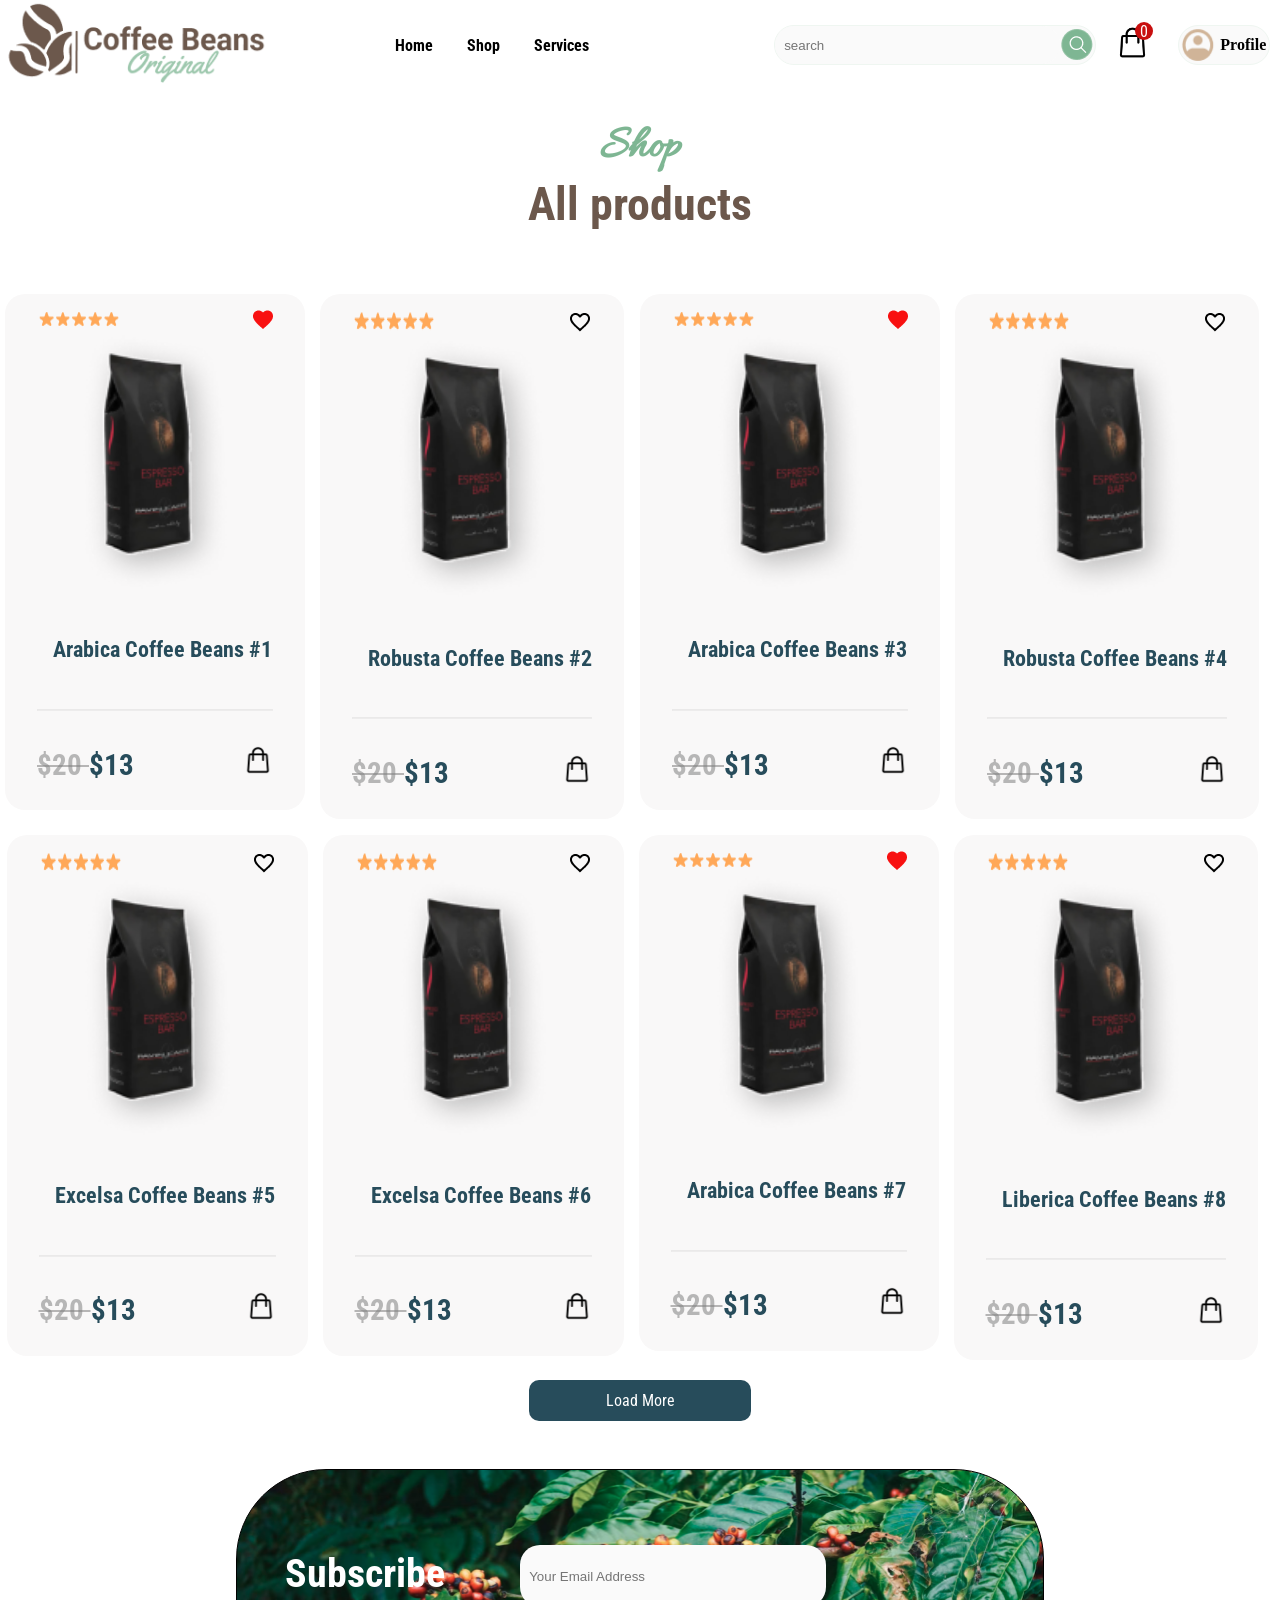
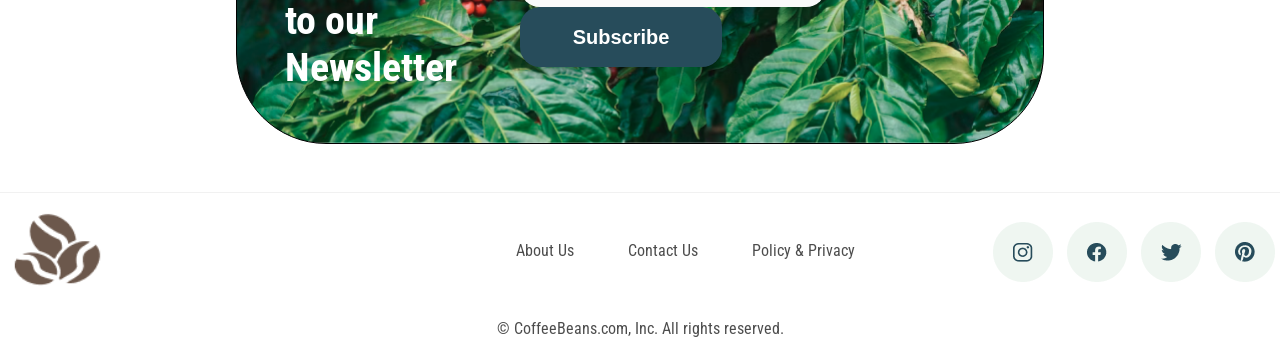
<file: products.html>
<!DOCTYPE html>
<html lang="en">

<head>
    <meta charset="UTF-8">
    <meta name="viewport" content="width=device-width, initial-scale=1.0">
    <link rel="preconnect" href="https://fonts.googleapis.com">
    <link rel="preconnect" href="https://fonts.googleapis.com">
    <link rel="preconnect" href="https://fonts.gstatic.com" crossorigin>
    <link href="https://fonts.googleapis.com/css2?family=Roboto+Condensed&display=swap" rel="stylesheet">
    <link rel="preconnect" href="https://fonts.gstatic.com" crossorigin>
    <link
        href="https://fonts.googleapis.com/css2?family=Allura&family=Damion&family=Titillium+Web:wght@200&display=swap"
        rel="stylesheet">
    <script src="https://ajax.googleapis.com/ajax/libs/jquery/3.6.4/jquery.min.js"></script>
    <link rel="stylesheet" href="css/style.css">
    <link rel="stylesheet" href="css/loadMore.css">
    <link rel="stylesheet" href="css/cart.css">

    <title>Document</title>
</head>

<body>
    <!-- //Header search -->
    <header>
        <div class="topnav">
            <img class="logo" src="images/Logo.png" alt="logo" width="300px" width="318" height="83">
        </div>
        <nav class="menu">
            <ul class="navbar">
                <ul>
                    <a href="home.html">
                        <li class="navbar-h">Home</li>
                    </a>
                    <a href="products.html">
                        <li class="navbar-h">Shop</li>
                    </a>
                    <a href="services.html">
                        <li class="navbar-h">Services</li>
                    </a>
                </ul>
        </nav>
        <div class="icons">

            <div class="search">
                <input class="search-input" type="search" placeholder="  search">
                <img src="images/search.png" alt="search" class="searchimg">
            </div>

            <div class="icons2">
                <div class="cart-dropdown shopping">
                    <img class="cart-img" src="images/shoppingbag.png" alt="cart" width="35"
                        height="35" />
                    <div class="red">
                        <span class="quantity">0</span>
                    </div>
                </div>
                <div class="profile" width="113" height="20px">
                    <img src="images/profile.png" alt="cart" width="38" height="38">
                    <p class="pheader">Profile</p>
                </div>
                <div class="dropdown">
                    <button class="dropbtn">
                        <img src="images/more.png" alt="" width="35" height="35" />
                    </button>
                    <div class="dropdown-content">
                        <a href="#">Profile</a>
                        <a href="home.html">Home</a>
                        <a href="products.html">Shop</a>
                        <a href="services.html">Services</a>
                    </div>
                </div>
            </div>
        </div>
    </header>
    <br>
    <!------------------------------------------------------------------------------------------------------------>

    <!-- //Products section -->
    <section class="all">
        <div class="container">
            <p class="title-products"><span class="shop">Shop</span><br>All products</p>

            <div class="list cards">

            </div>
        </div>
        <a href="#" id="loadMore">Load More</a>

        <!------------------------------------------------------------------------------------------------------------>

        <!-- //Cart section -->
        <div class="cart-c">
            <h1>Cart</h1>
            <ul class="listCard">

            </ul>
            <div class="checkOut">
                <div class="total">0</div>
                <div class="closeShopping">Close</div>
            </div>
        </div>
    </section>

    <!------------------------------------------------------------------------------------------------------------>

    <!-- //Load more button section -->
    <script>
        $(document).ready(function () {
            $(".card").slice(0, 8).show();
            $("#loadMore").on("click", function (e) {
                e.preventDefault();
                $(".card:hidden").slice(0, 8).slideDown();
                if ($(".card:hidden").length === 0) {
                    $("#loadMore").text(" ").addClass("noContent");
                }
            });
        })
    </script>

    <!------------------------------------------------------------------------------------------------------------>

    <!-- //Email Subscribtion section -->
    <div class="sub">
        <div class="sub-photo" style="background-image: url('images/footer.png');">
            <p class="p-sub">Subscribe to our Newsletter</p>
            <div class="form-sub">
                <input type="text" class="input-sub" placeholder="  Your Email Address">
                <button class="button-">Subscribe</button>
            </div>
        </div>
    </div>
    </section>

    <!------------------------------------------------------------------------------------------------------------>

    <!-- //Footer section -->
    <footer>
        <div class="footer-set">
            <img class="footer-logo" src="images/footer-logo.png" alt="logo" height="100">
            <nav class="footer-m">
                <ul class="navbar">
                    <li class="navbar-f">About Us</li>
                    <a href="contactUs.html">
                        <li class="navbar-f">Contact Us</li>
                    </a>
                    <li class="navbar-f">Policy & Privacy</li>
                </ul>
            </nav>

            <div class="icons-footer">
                <img class="media" src="images/instagram.png" alt="">
                <img class="media" src="images/facebook.png" alt="">
                <img class="media" src="images/twitter.png" alt="">
                <img class="media" src="images/pintrest.png" alt="">
            </div>
        </div>
        <p class="rights">
            © CoffeeBeans.com, Inc. All rights reserved.
        </p>
    </footer>
    <!------------------------------------------------------------------------------------------------------------>
    
    <!-- //JavaScript files -->
    <script src="js/cart.js"></script>

    

</body>

</html>
</file>
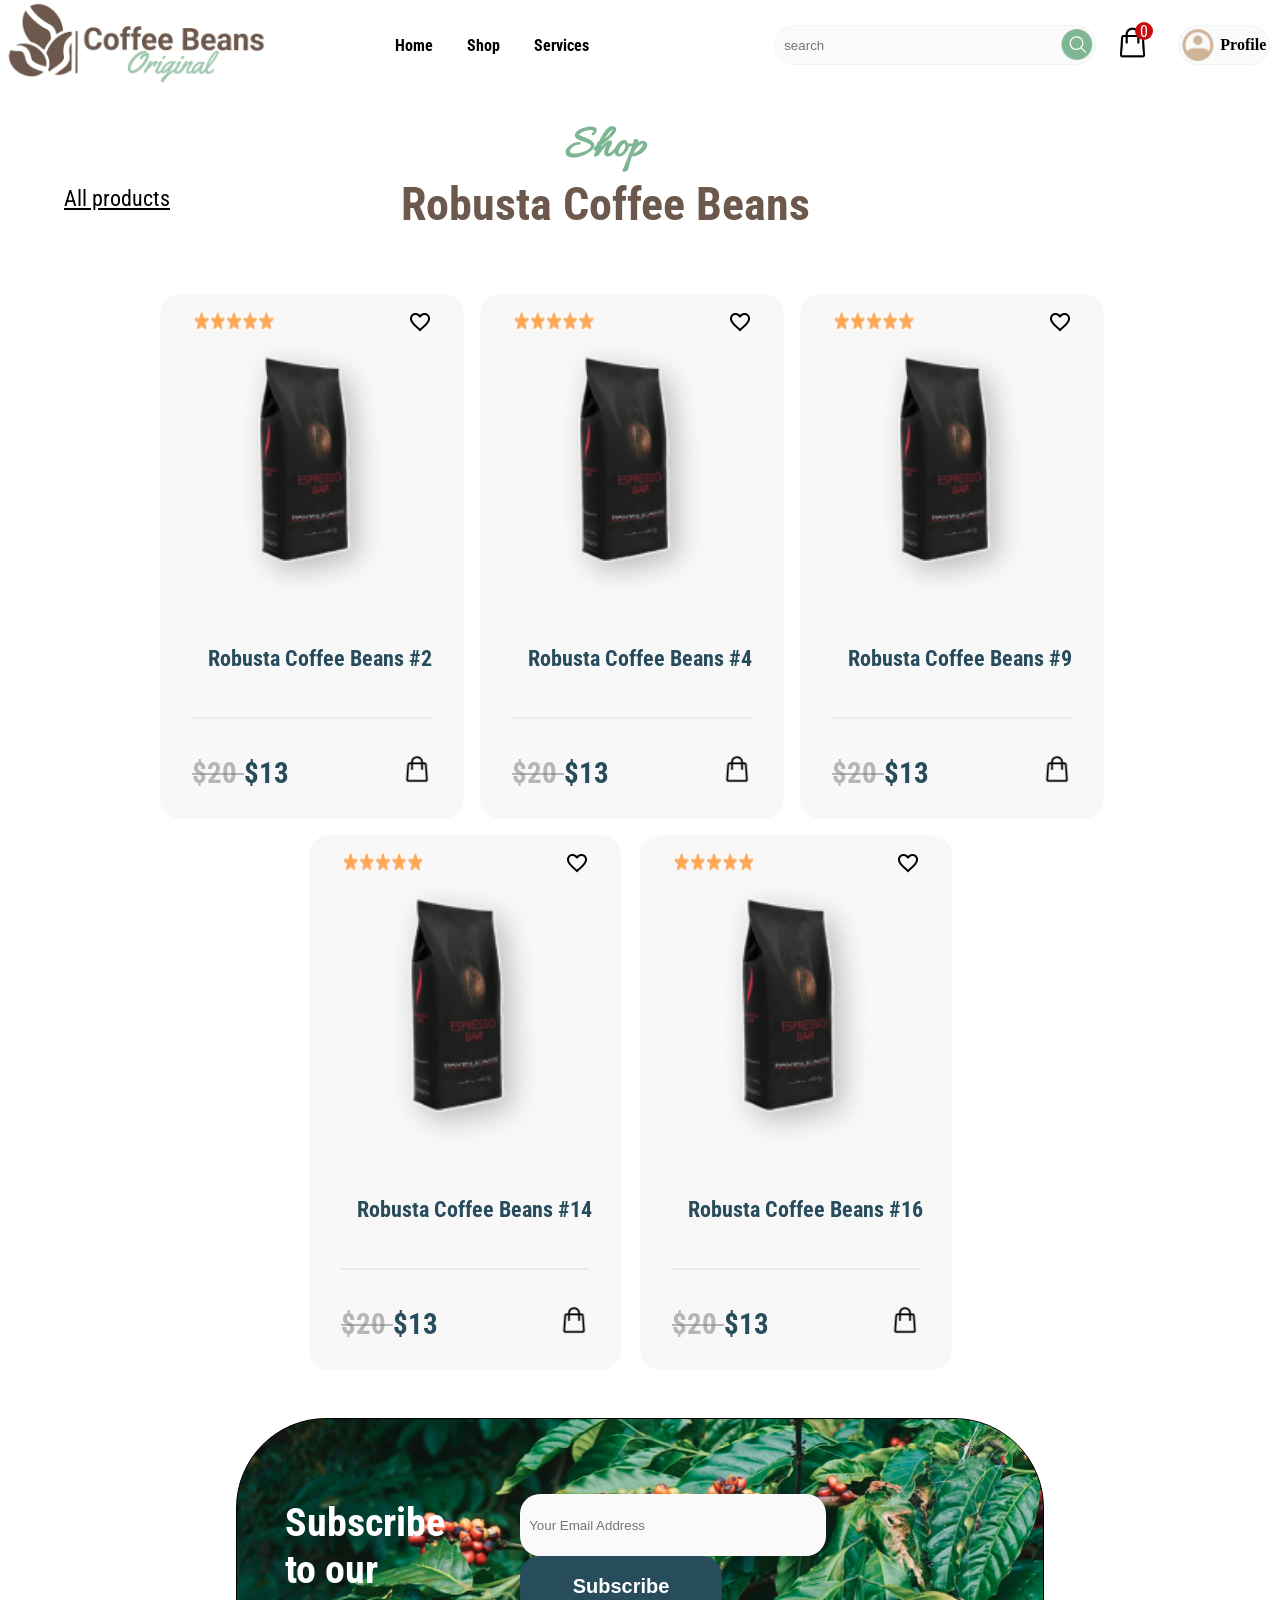
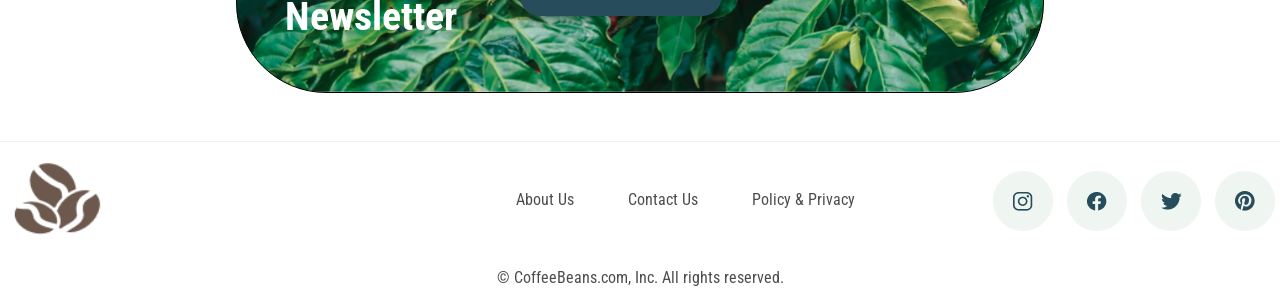
<file: robusta.html>
<!DOCTYPE html>
<html lang="en">

<head>
    <meta charset="UTF-8">
    <meta name="viewport" content="width=device-width, initial-scale=1.0">
    <link rel="preconnect" href="https://fonts.googleapis.com">
    <link rel="preconnect" href="https://fonts.googleapis.com">
    <link rel="preconnect" href="https://fonts.gstatic.com" crossorigin>
    <link href="https://fonts.googleapis.com/css2?family=Roboto+Condensed&display=swap" rel="stylesheet">
    <link rel="preconnect" href="https://fonts.gstatic.com" crossorigin>
    <link
        href="https://fonts.googleapis.com/css2?family=Allura&family=Damion&family=Titillium+Web:wght@200&display=swap"
        rel="stylesheet">
    <script src="https://ajax.googleapis.com/ajax/libs/jquery/3.6.4/jquery.min.js"></script>
    <link rel="stylesheet" href="css/style.css">
    <link rel="stylesheet" href="css/loadMore.css">
    <link rel="stylesheet" href="css/cart.css">

    <title>Document</title>
</head>

<body>
    <!-- //Header section -->
    <header>
        <div class="topnav">
            <img class="logo" src="images/Logo.png" alt="logo" width="300px" width="318" height="83">
        </div>
        <nav class="menu">
            <ul class="navbar">
                <ul>
                    <a href="home.html">
                        <li class="navbar-h">Home</li>
                    </a>
                    <a href="products.html">
                        <li class="navbar-h">Shop</li>
                    </a>
                    <a href="services.html">
                        <li class="navbar-h">Services</li>
                    </a>
                </ul>
        </nav>
        <div class="icons">

            <div class="search">
                <input class="search-input" type="search" placeholder="  search">
                <img src="images/search.png" alt="search" class="searchimg">
            </div>

            <div class="icons2">
                <div class="cart-dropdown shopping">
                    <img class="cart-img" src="images/shoppingbag.png" alt="cart" width="35"
                        height="35" />
                    <div class="red">
                        <span class="quantity">0</span>
                    </div>
                </div>
                <div class="profile" width="113" height="20px">
                    <img src="images/profile.png" alt="cart" width="38" height="38">
                    <p class="pheader">Profile</p>
                </div>
                <div class="dropdown">
                    <button class="dropbtn">
                        <img src="images/more.png" alt="" width="35" height="35" />
                    </button>
                    <div class="dropdown-content">
                        <a href="#">Profile</a>
                        <a href="home.html">Home</a>
                        <a href="products.html">Shop</a>
                        <a href="services.html">Services</a>
                    </div>
                </div>
            </div>
        </div>
    </header>
    <br>
    <!------------------------------------------------------------------------------------------------------------>

    <!-- //Products section -->
    <section class="all">
        <div class="container">
            <div class="top-bestseller">
                <a href="products.html">
                    <p class="all-products">All products</p>
                </a>
                <p class="title-bestsellers"><span class="shop">Shop</span><br>Robusta Coffee Beans</p>
            </div>
            <div class="list cards">
            </div>
        </div>

    <!------------------------------------------------------------------------------------------------------------>

        <!-- //Cart section -->
        <div class="cart-c">
            <h1>Cart</h1>
            <ul class="listCard">
            </ul>
            <div class="checkOut">
                <div class="total">0</div>
                <div class="closeShopping">Close</div>
            </div>
        </div>
    </section>

    <!------------------------------------------------------------------------------------------------------------>

    <!-- //Load more button section -->
    <script>
        $(document).ready(function () {
            $(".card").slice(0, 8).show();
            $("#loadMore").on("click", function (e) {
                e.preventDefault();
                $(".card:hidden").slice(0, 8).slideDown();
                if ($(".card:hidden").length === 0) {
                    $("#loadMore").text(" ").addClass("noContent");
                }
            });

        })
    </script>

    <!------------------------------------------------------------------------------------------------------------>

    <!-- //Email Subscribtion section -->
    <div class="sub">
        <div class="sub-photo" style="background-image: url('images/footer.png');">
            <p class="p-sub">Subscribe to our Newsletter</p>
            <div class="form-sub">
                <input type="text" class="input-sub" placeholder="  Your Email Address">
                <button class="button-">Subscribe</button>
            </div>
        </div>
    </div>
    </section>

    <!------------------------------------------------------------------------------------------------------------>

    <!-- //Footer section -->
    <footer>
        <div class="footer-set">
            <img class="footer-logo" src="images/footer-logo.png" alt="logo" height="100">
            <nav class="footer-m">
                <ul class="navbar">
                    <li class="navbar-f">About Us</li>
                    <a href="contactUs.html">
                        <li class="navbar-f">Contact Us</li>
                    </a>
                    <li class="navbar-f">Policy & Privacy</li>
                </ul>
            </nav>

            <div class="icons-footer">
                <img class="media" src="images/instagram.png" alt="">
                <img class="media" src="images/facebook.png" alt="">
                <img class="media" src="images/twitter.png" alt="">
                <img class="media" src="images/pintrest.png" alt="">
            </div>
        </div>
        <p class="rights">
            © CoffeeBeans.com, Inc. All rights reserved.
        </p>
    </footer>

    <!------------------------------------------------------------------------------------------------------------>

    <!-- //JavaScript files -->
    <script src="js/Robusta.js"></script>

</body>

</html>
</file>
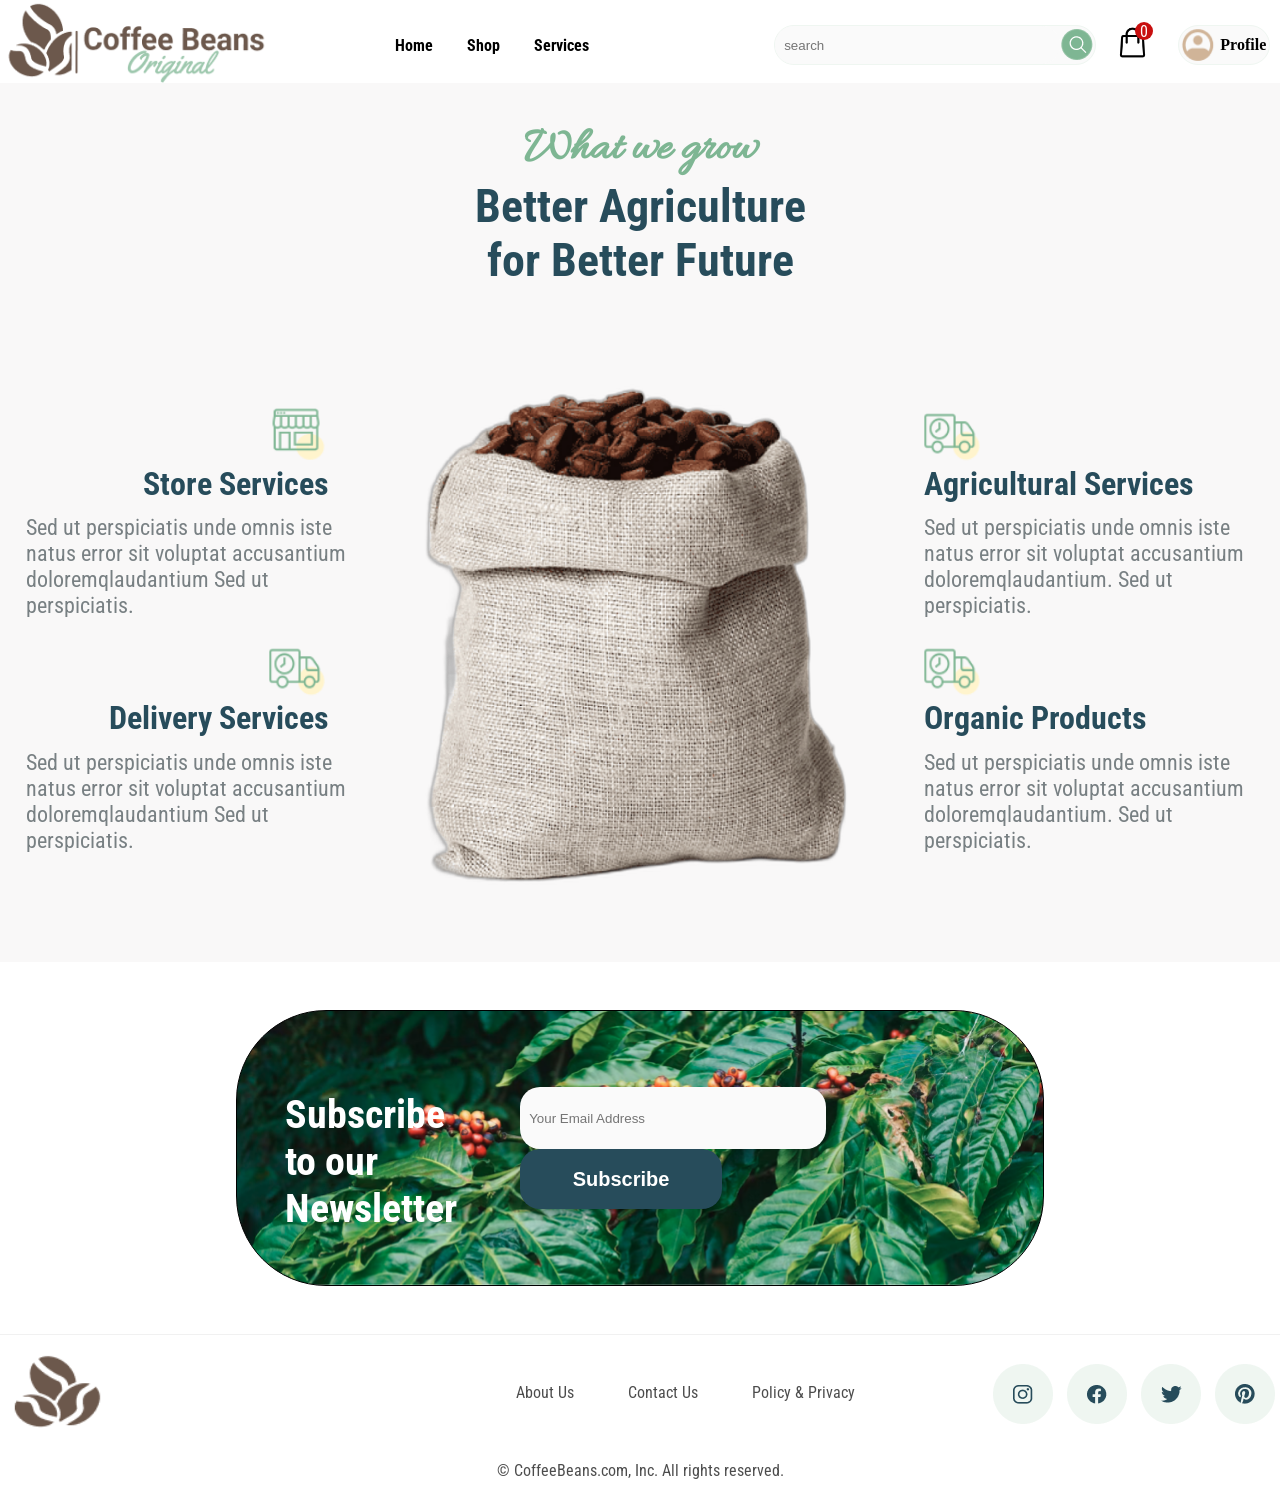
<file: services.html>
<!DOCTYPE html>
<html lang="en">

<head>
  <meta charset="UTF-8" />
  <meta http-equiv="X-UA-Compatible" content="IE=edge" />
  <meta name="viewport" content="width=device-width, initial-scale=1.0" />
  <link rel="preconnect" href="https://fonts.googleapis.com" />
  <link rel="preconnect" href="https://fonts.googleapis.com" />
  <link rel="preconnect" href="https://fonts.gstatic.com" crossorigin />
  <link href="https://fonts.googleapis.com/css2?family=Roboto+Condensed&display=swap" rel="stylesheet" />
  <link rel="preconnect" href="https://fonts.gstatic.com" crossorigin />
  <link href="https://fonts.googleapis.com/css2?family=Allura&family=Damion&family=Titillium+Web:wght@200&display=swap"
    rel="stylesheet" />
  <link rel="stylesheet" href="css/style.css" />
  <link rel="stylesheet" href="css/services.css">
  <link rel="stylesheet" href="css/cart.css">
  <title>Document</title>
</head>

<body>
  <!-- //Header section -->
  <header>
    <div class="topnav">
      <img class="logo" src="images/Logo.png" alt="logo" width="300px" width="318" height="83">
    </div>
    <nav class="menu">
      <ul class="navbar">
        <ul>
          <a href="home.html">
            <li class="navbar-h">Home</li>
          </a>
          <a href="products.html">
            <li class="navbar-h">Shop</li>
          </a>
          <a href="services.html">
            <li class="navbar-h">Services</li>
          </a>
        </ul>
    </nav>
    <div class="icons">

      <div class="search">
        <input class="search-input" type="search" placeholder="  search">
        <img src="images/search.png" alt="search" class="searchimg">
      </div>

      <div class="icons2">
        <div class="cart-dropdown shopping">
          <img class="cart-img" src="images/shoppingbag.png" alt="cart" width="35" height="35" />
          <div class="red">
            <span class="quantity">0</span>
          </div>
        </div>
        <div class="profile" width="113" height="20px">
          <img src="images/profile.png" alt="cart" width="38" height="38">
          <p class="pheader">Profile</p>
        </div>
        <div class="dropdown">
          <button class="dropbtn">
            <img src="images/more.png" alt="" width="35" height="35" />
          </button>
          <div class="dropdown-content">
            <a href="#">Profile</a>
            <a href="home.html">Home</a>
            <a href="products.html">Shop</a>
            <a href="services.html">Services</a>
          </div>
        </div>
      </div>
    </div>
  </header>
  <br />
  <!------------------------------------------------------------------------------------------------------------>

  <!-- //Services section -->
  <div class="contain">
    <p class="services-t">
      <span class="grow">What we grow</span><br />
      Better Agriculture for Better Future
    </p>

    <div class="service-content">

      <div class="services-l services">
        <div class="service1 service serv">
          <p class="l-img"><img src="images/store.png" alt="" width="60px" height="60px"></p>
          <p class="head-rl">Store Services</p>
          <p class="services-p">Sed ut perspiciatis unde omnis iste natus error sit voluptat accusantium
            doloremqlaudantium Sed ut perspiciatis.</p>
        </div>

        <div class="service2 service serv">
          <p class="l-img"><img src="images/delivery.png" alt="" width="60px" height="60px"></p>
          <p class="head-rl">Delivery Services</p>
          <p class="services-p">Sed ut perspiciatis unde omnis iste natus error sit voluptat accusantium
            doloremqlaudantium Sed ut perspiciatis.</p>
        </div>

      </div>

      <div class="img">
        <p><img src="images/services-img.png" alt="" width="450px"></p>
      </div>

      <div class="services-r services">

        <div class="service3 serv">
          <p class="r-img"><img src="images/delivery.png" alt="" width="60px" height="60px"></p>
          <p class="head-rr">Agricultural Services</p>
          <p class="services-p">Sed ut perspiciatis unde omnis iste natus error sit voluptat accusantium
            doloremqlaudantium. Sed ut perspiciatis.
          </p>
        </div>
        <div class="service4 serv">
          <p class="r-img"><img src="images/delivery.png" alt="" width="60px" height="60px"></p>
          <p class="head-rr">Organic Products</p>
          <p class="services-p">Sed ut perspiciatis unde omnis iste natus error sit voluptat accusantium
            doloremqlaudantium. Sed ut perspiciatis.
          </p>
        </div>

      </div>

    </div>
  </div>

  <!------------------------------------------------------------------------------------------------------------>

  <!-- //Cart section -->
  <div class="cart-c">
    <h1>Cart</h1>
    <ul class="listCard">

    </ul>
    <div class="checkOut">
      <div class="total">0</div>
      <div class="closeShopping">Close</div>
    </div>
  </div>

  <!------------------------------------------------------------------------------------------------------------>

  <!-- //Email Subscribtion -->
  <div class="sub">
    <div class="sub-photo" style="background-image: url('images/footer.png');">
      <p class="p-sub">Subscribe to our Newsletter</p>
      <div class="form-sub">
        <input type="text" class="input-sub" placeholder="  Your Email Address">
        <button class="button-">Subscribe</button>
      </div>
    </div>
  </div>
  </section>
  <!------------------------------------------------------------------------------------------------------------>

  <!-- //Footer section -->
  <footer>
    <div class="footer-set">
      <img class="footer-logo" src="images/footer-logo.png" alt="logo" height="100">
      <nav class="footer-m">
        <ul class="navbar">
          <li class="navbar-f">About Us</li>
          <a href="contactUs.html">
            <li class="navbar-f">Contact Us</li>
          </a>
          <li class="navbar-f">Policy & Privacy</li>
        </ul>
      </nav>

      <div class="icons-footer">
        <img class="media" src="images/instagram.png" alt="">
        <img class="media" src="images/facebook.png" alt="">
        <img class="media" src="images/twitter.png" alt="">
        <img class="media" src="images/pintrest.png" alt="">
      </div>
    </div>
    <p class="rights">
      © CoffeeBeans.com, Inc. All rights reserved.
    </p>
  </footer>

  <!------------------------------------------------------------------------------------------------------------>

  <!-- //JavaScript files -->
  <script src="js/cart.js"></script>

</body>

</html>
</file>
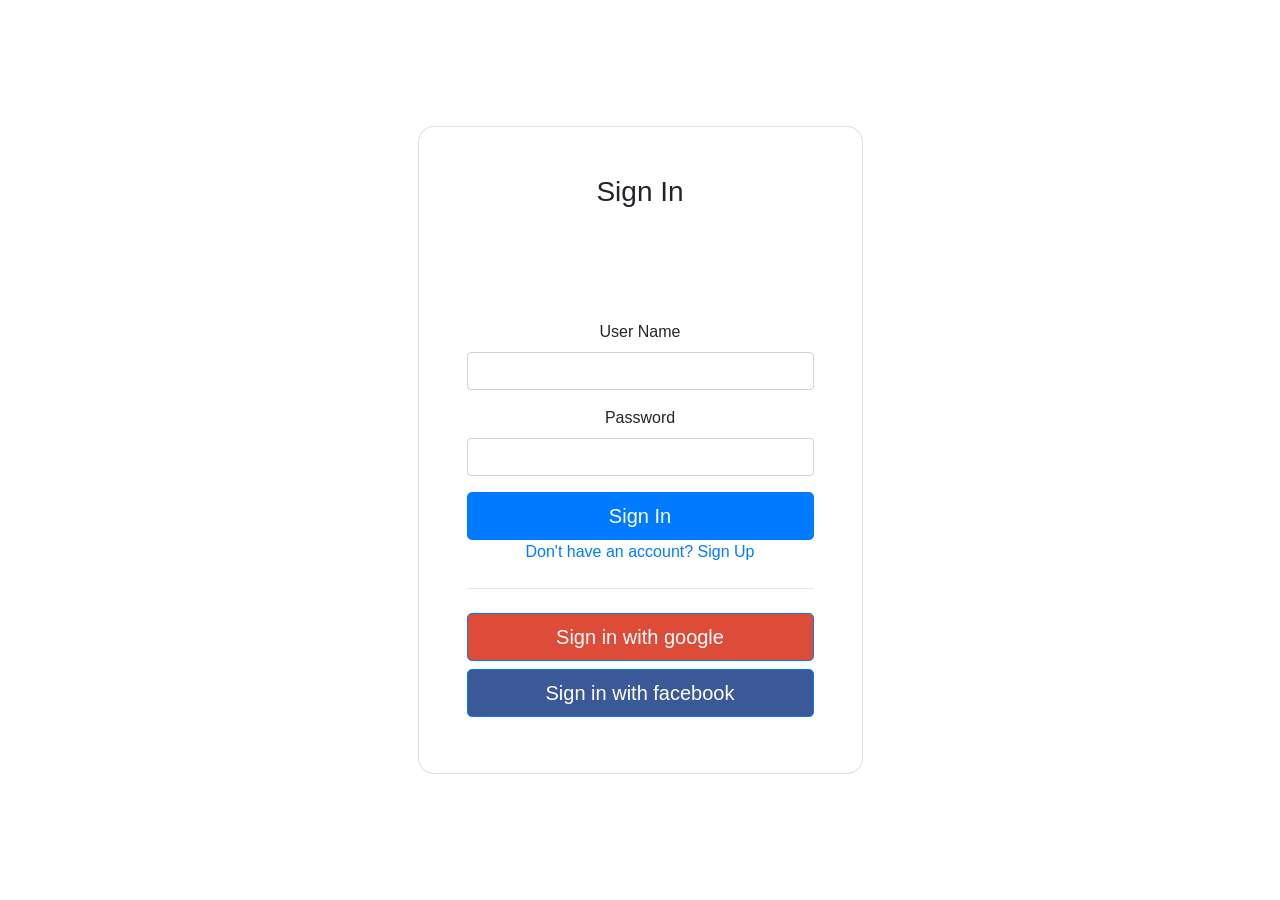
<file: signin.html>
<!doctype html>
<html lang="en">
  <head>
    <title>Title</title>
    <!-- Required meta tags -->
    <meta charset="utf-8">
    <meta name="viewport" content="width=device-width, initial-scale=1, shrink-to-fit=no">

    <!-- Bootstrap CSS -->
    <link rel="stylesheet" href="https://stackpath.bootstrapcdn.com/bootstrap/4.3.1/css/bootstrap.min.css" integrity="sha384-ggOyR0iXCbMQv3Xipma34MD+dH/1fQ784/j6cY/iJTQUOhcWr7x9JvoRxT2MZw1T" crossorigin="anonymous">
  </head>
  <body>
    <section class="vh-100">
      <div class="container py-5 h-100">
        <div class="row d-flex justify-content-center align-items-center h-100">
          <div class="col-12 col-md-8 col-lg-6 col-xl-5">
            <div class="card shadow-2-strong" style="border-radius: 1rem;">
              <div class="card-body p-5 text-center">
                <form id="LoginForm">
                  <h3 class="mb-5">Sign In</h3>
                  <br>
                  <p id="note" style="color: red;"></p>
                  <br>
                  <div class="form-group">
                    <label for="LoginUserName">User Name</label>
                    <input type="text" class="form-control" id="LoginUserName" required>
                </div>

                <div class="form-group">
                    <label for="LoginPassword">Password</label>
                    <input type="password" class="form-control" id="LoginPassword" required>
                </div>

                  <button class="btn btn-primary btn-lg btn-block" type="submit">Sign In</button>

                </form>

                <a href="signin.html">Don't have an account? Sign Up</a>
    
                <hr class="my-4">
    
                <button class="btn btn-lg btn-block btn-primary" style="background-color: #dd4b39;"
                  type="submit"><i class="fab fa-google me-2"></i> Sign in with google</button>
                <button class="btn btn-lg btn-block btn-primary mb-2" style="background-color: #3b5998;"
                  type="submit"><i class="fab fa-facebook-f me-2"></i>Sign in with facebook</button>
    
              </div>
            </div>
          </div>
        </div>
      </div>
    </section>
    <!-- Optional JavaScript -->
    <!-- jQuery first, then Popper.js, then Bootstrap JS -->
    <script src="https://code.jquery.com/jquery-3.3.1.slim.min.js" integrity="sha384-q8i/X+965DzO0rT7abK41JStQIAqVgRVzpbzo5smXKp4YfRvH+8abtTE1Pi6jizo" crossorigin="anonymous"></script>
    <script src="https://cdnjs.cloudflare.com/ajax/libs/popper.js/1.14.7/umd/popper.min.js" integrity="sha384-UO2eT0CpHqdSJQ6hJty5KVphtPhzWj9WO1clHTMGa3JDZwrnQq4sF86dIHNDz0W1" crossorigin="anonymous"></script>
    <script src="https://stackpath.bootstrapcdn.com/bootstrap/4.3.1/js/bootstrap.min.js" integrity="sha384-JjSmVgyd0p3pXB1rRibZUAYoIIy6OrQ6VrjIEaFf/nJGzIxFDsf4x0xIM+B07jRM" crossorigin="anonymous"></script>
    <script src="js/script2.js"></script>
  </body>
</html>
</file>
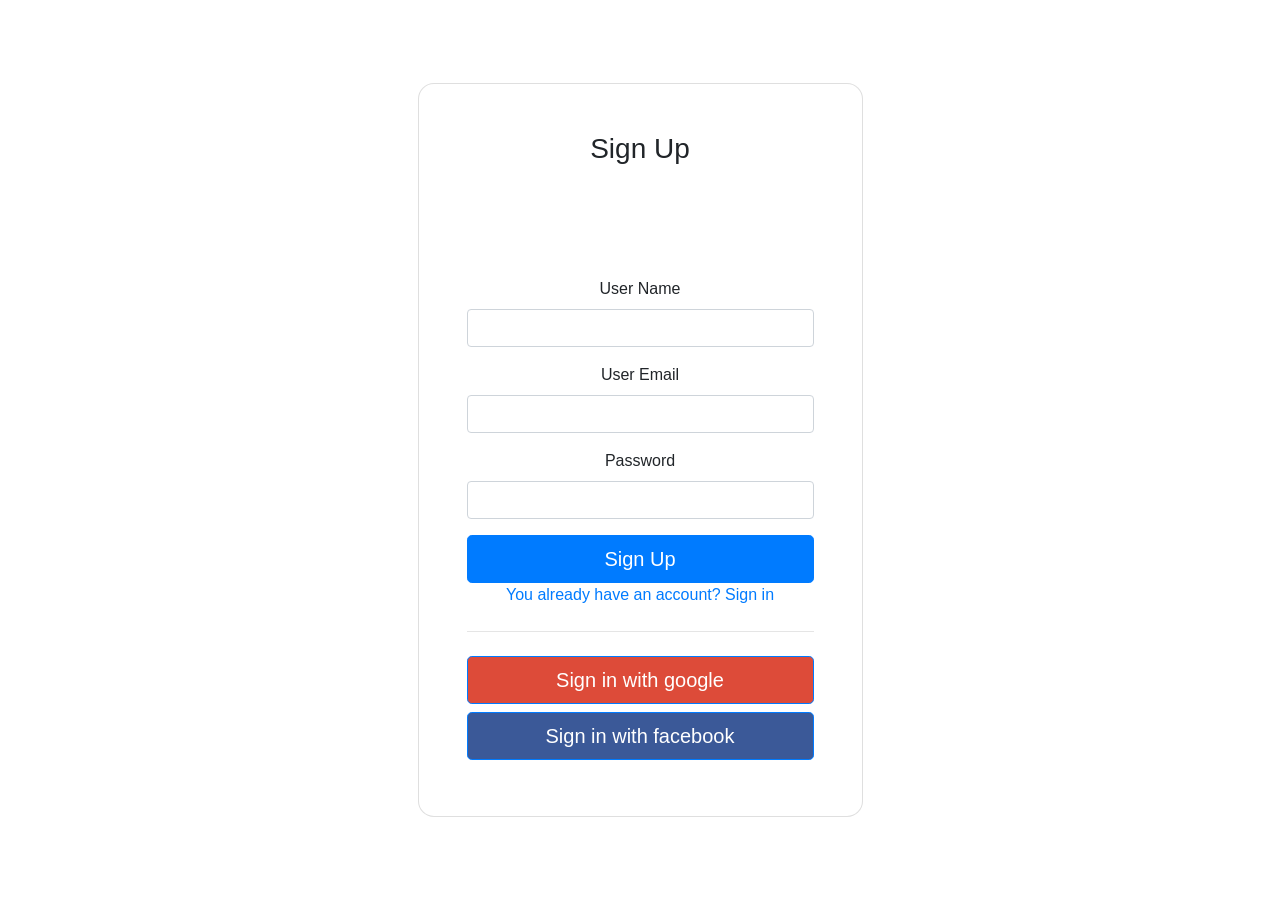
<file: signup.html>
<!doctype html>
<html lang="en">
  <head>
    <title>Title</title>
    <!-- Required meta tags -->
    <meta charset="utf-8">
    <meta name="viewport" content="width=device-width, initial-scale=1, shrink-to-fit=no">

    <!-- Bootstrap CSS -->
    <link rel="stylesheet" href="https://stackpath.bootstrapcdn.com/bootstrap/4.3.1/css/bootstrap.min.css" integrity="sha384-ggOyR0iXCbMQv3Xipma34MD+dH/1fQ784/j6cY/iJTQUOhcWr7x9JvoRxT2MZw1T" crossorigin="anonymous">
  </head>
  <body>
    <section class="vh-100">
        <div class="container py-5 h-100">
          <div class="row d-flex justify-content-center align-items-center h-100">
            <div class="col-12 col-md-8 col-lg-6 col-xl-5">
              <div class="card shadow-2-strong" style="border-radius: 1rem;">
                <div class="card-body p-5 text-center">

                    <form id="SignUpForm">
                  <h3 class="mb-5">Sign Up</h3>
                  <br>
                  <p id="note" style="color: red;"></p>
                  <br>
                  <div class="form-group">
                    <label for="SignUpUserName">User Name</label>
                    <input type="text" class="form-control" id="SignUpUserName" required>
                </div>

                  <div class="form-group">
                    <label for="SignUpEmail">User Email</label>
                    <input type="email" class="form-control" id="SignUpEmail" required>
                </div>

                <div class="form-group">
                    <label for="SignUpPassword">Password</label>
                    <input type="password" class="form-control" id="SignUpPassword" required>
                </div>

                  <button class="btn btn-primary btn-lg btn-block" type="submit">Sign Up</button>

                </form>

                  <a href="signin.html">You already have an account? Sign in</a>
      
                  <hr class="my-4">
      
                  <button class="btn btn-lg btn-block btn-primary" style="background-color: #dd4b39;"
                    type="submit"><i class="fab fa-google me-2"></i> Sign in with google</button>
                  <button class="btn btn-lg btn-block btn-primary mb-2" style="background-color: #3b5998;"
                    type="submit"><i class="fab fa-facebook-f me-2"></i>Sign in with facebook</button>
      
                </div>
              </div>
            </div>
          </div>
        </div>
      </section>
    <script src="https://code.jquery.com/jquery-3.3.1.slim.min.js" integrity="sha384-q8i/X+965DzO0rT7abK41JStQIAqVgRVzpbzo5smXKp4YfRvH+8abtTE1Pi6jizo" crossorigin="anonymous"></script>
    <script src="https://cdnjs.cloudflare.com/ajax/libs/popper.js/1.14.7/umd/popper.min.js" integrity="sha384-UO2eT0CpHqdSJQ6hJty5KVphtPhzWj9WO1clHTMGa3JDZwrnQq4sF86dIHNDz0W1" crossorigin="anonymous"></script>
    <script src="https://stackpath.bootstrapcdn.com/bootstrap/4.3.1/js/bootstrap.min.js" integrity="sha384-JjSmVgyd0p3pXB1rRibZUAYoIIy6OrQ6VrjIEaFf/nJGzIxFDsf4x0xIM+B07jRM" crossorigin="anonymous"></script>
    <script src="js/script.js"></script>
  </body>
</html>
</file>
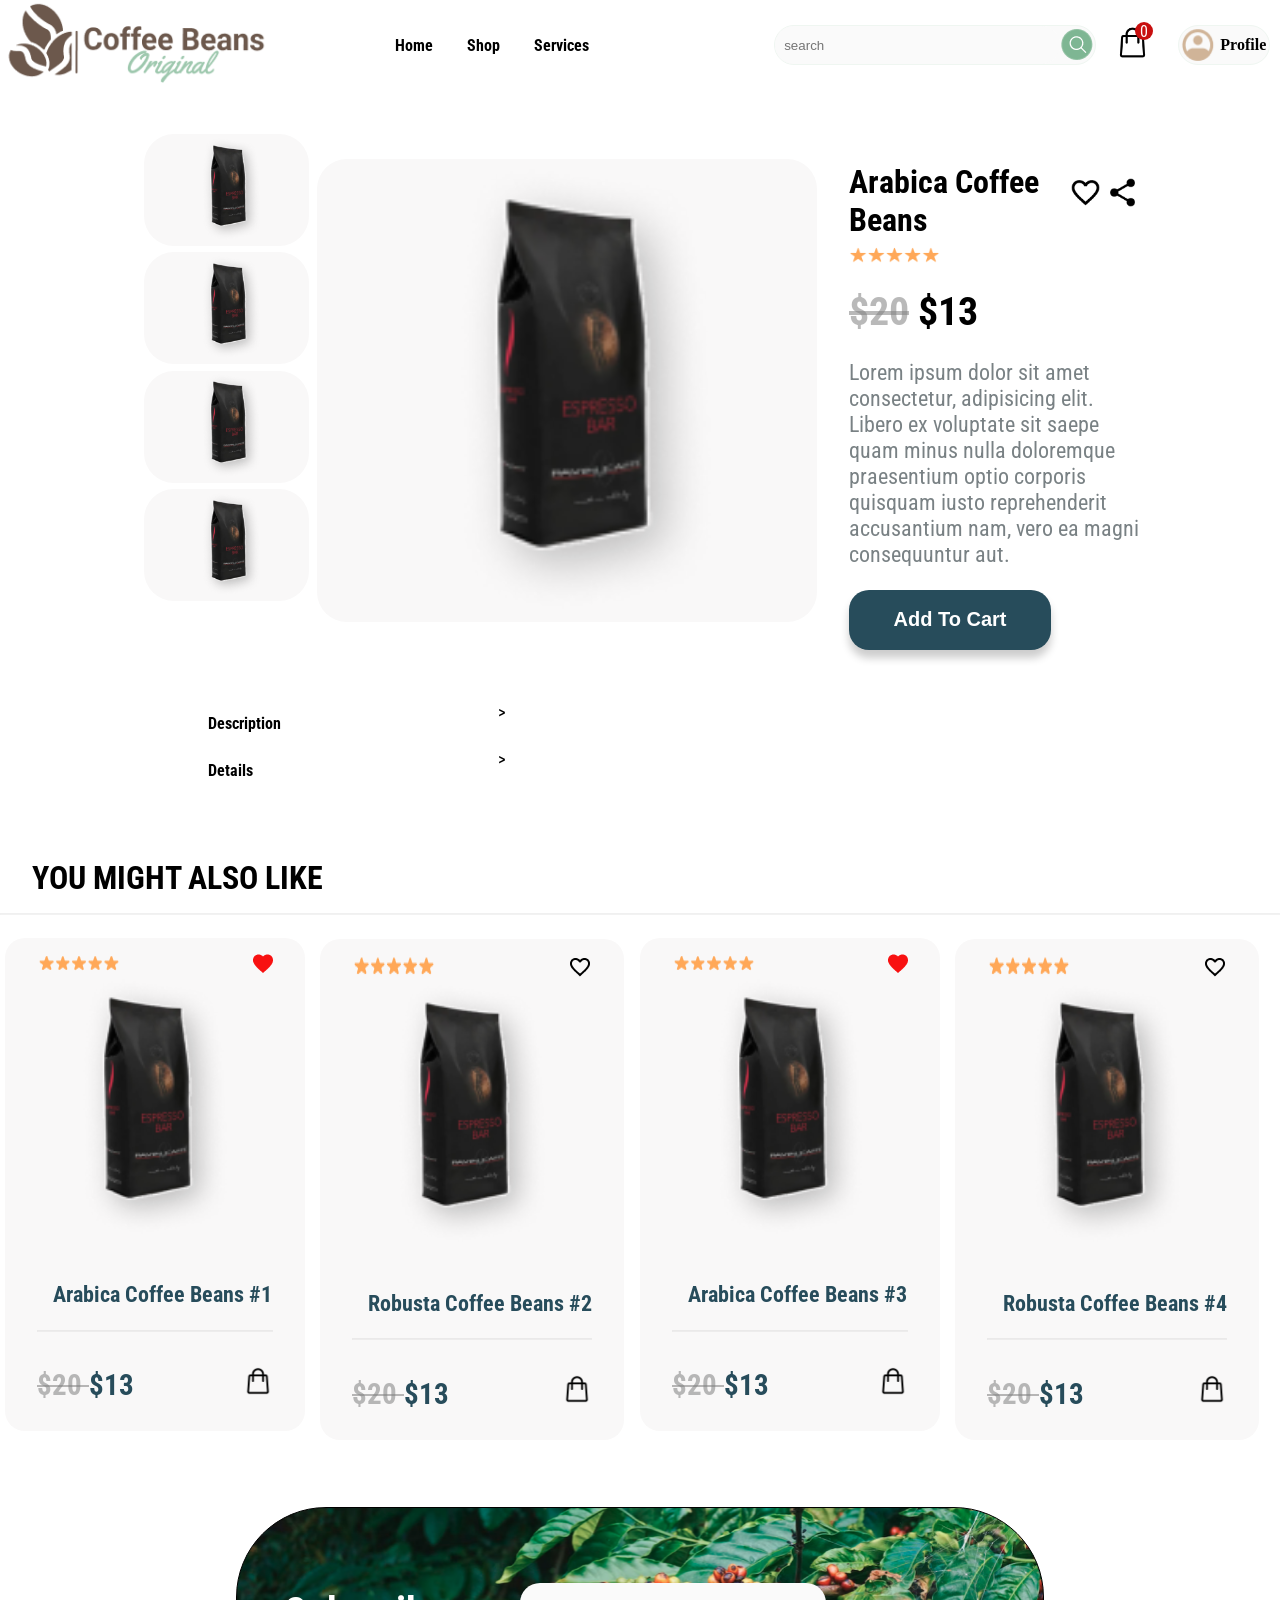
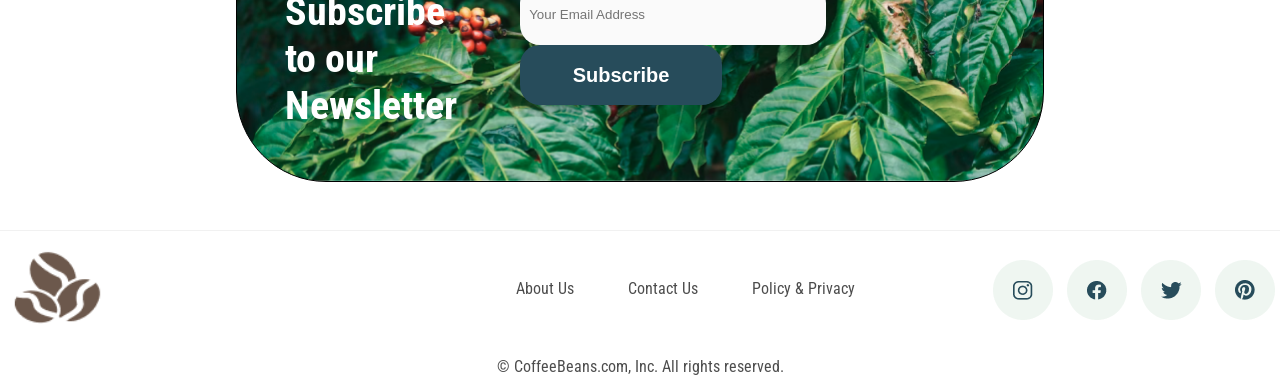
<file: singleProduct.html>
<!DOCTYPE html>
<html lang="en">

<head>
    <meta charset="UTF-8">
    <meta http-equiv="X-UA-Compatible" content="IE=edge">
    <meta name="viewport" content="width=device-width, initial-scale=1.0">
    <link rel="preconnect" href="https://fonts.googleapis.com">
    <link rel="preconnect" href="https://fonts.googleapis.com">
    <link rel="preconnect" href="https://fonts.gstatic.com" crossorigin>
    <link href="https://fonts.googleapis.com/css2?family=Roboto+Condensed&display=swap" rel="stylesheet">
    <link rel="preconnect" href="https://fonts.gstatic.com" crossorigin>
    <link
        href="https://fonts.googleapis.com/css2?family=Allura&family=Damion&family=Titillium+Web:wght@200&display=swap"
        rel="stylesheet">
    <script src="https://ajax.googleapis.com/ajax/libs/jquery/3.6.4/jquery.min.js"></script>

    <link rel="stylesheet" href="css/style.css">
    <link rel="stylesheet" href="css/singleProduct.css">
    <link rel="stylesheet" href="css/cart.css">
    <link rel="stylesheet" href="css/loadMore.css">
    <title>Document</title>
</head>

<body>
    <!-- //Header section -->
    <header>
        <div class="topnav">
            <img class="logo" src="images/Logo.png" alt="logo" width="300px" width="318" height="83">
        </div>
        <nav class="menu">
            <ul class="navbar">
                <ul>
                    <a href="home.html">
                        <li class="navbar-h">Home</li>
                    </a>
                    <a href="products.html">
                        <li class="navbar-h">Shop</li>
                    </a>
                    <a href="services.html">
                        <li class="navbar-h">Services</li>
                    </a>
                </ul>
        </nav>
        <div class="icons">

            <div class="search">
                <input class="search-input" type="search" placeholder="  search">
                <img src="images/search.png" alt="search" class="searchimg">
            </div>

            <div class="icons2">
                <div class="cart-dropdown shopping">
                    <img class="cart-img" src="images/shoppingbag.png" alt="cart" width="35"
                        height="35" />
                    <div class="red">
                        <span class="quantity">0</span>
                    </div>
                </div>
                <div class="profile" width="113" height="20px">
                    <img src="images/profile.png" alt="cart" width="38" height="38">
                    <p class="pheader">Profile</p>
                </div>
                <div class="dropdown">
                    <button class="dropbtn">
                        <img src="images/more.png" alt="" width="35" height="35" />
                    </button>
                    <div class="dropdown-content">
                        <a href="#">Profile</a>
                        <a href="home.html">Home</a>
                        <a href="products.html">Shop</a>
                        <a href="services.html">Services</a>
                    </div>
                </div>
            </div>
        </div>
    </header>
    <br>
  <!------------------------------------------------------------------------------------------------------------>

  <!-- //Single product section -->
    <section class="product-container">

        <div class="up">
            <div class="images">
                <div class="leftImages">
                    <div class="product-images"><img class="p-image" src="images/product.png" alt=""></div>
                    <div class="product-images"><img src="images/product.png" alt=""></div>
                    <div class="product-images"><img src="images/product.png" alt=""></div>
                    <div class="product-images"><img src="images/product.png" alt=""></div>
                </div>
                <div class="rightImage">
                    <img class="r-image" src="images/product.png" alt="">
                </div>
            </div>

            <div class="p-description">
                <div class="head">
                    <p class="p-name title">Arabica Coffee Beans</p>
                    <div class="head-icons">
                        <img src="images/single-heart.png" alt="" width="40%">
                        <img src="images/share.png" alt="" width="40%">
                    </div>
                </div>
                <img class="stars" src="images/single-stars.png" alt="" width="30%">
                <p class="s-price" style="font-size: 2.5rem; font-weight: bold;"><span
                        style="color: rgba(128, 128, 128, 0.548); text-decoration: line-through;">$20</span>
                    $13</p>
                <p class="s-desc">
                    Lorem ipsum dolor sit amet consectetur, adipisicing elit. Libero ex voluptate sit saepe quam
                    minus nulla doloremque praesentium optio corporis quisquam iusto reprehenderit accusantium nam,
                    vero ea magni consequuntur aut.
                </p>
                <button class="button-">Add To Cart</button>
            </div>
        </div>
        <div class="down">
            <div id="topUploadDocumentation">
                <section class="attributeDocumentation">
                    <h3 class="d-name">Description</h3>
                    <section class="hiddenContent details">
                        <p>Lorem ipsum dolor sit amet, consectetur adipisicing elit. Vero corporis natus laborum
                            temporibus adipisci
                            quis quod modi, molestias quibusdam asperiores, ducimus mollitia! Veritatis voluptatum
                            mollitia sapiente
                            tempora non dolore voluptates.</p>
                    </section>
                </section>
                <section class="attributeDocumentation">
                    <h3 class="d-name">Details</h3>
                    <section class="hiddenContent details">
                        <p>Lorem ipsum dolor sit amet consectetur, adipisicing elit. Necessitatibus earum molestiae quam
                            quae,
                            quisquam sequi quibusdam qui. Laborum alias saepe ab ullam facilis atque, repellendus id
                            exercitationem
                            provident, eligendi distinctio!</p>
                        <section class="hiddenContent">
                        </section>
                    </section>
                </section>
            </div>
        </div>
    </section>
    <br>

    <!-- ---------------------------------------------------------------------------------------------------------- -->

    <!-- //Recommendations section -->
    <section class="recommends">
        <p class="rec-title">
            YOU MIGHT ALSO LIKE
        </p>
        <hr>
        <div class="list cards">

        </div>
    </section>
    <!------------------------------------------------------------------------------------------------------------>
        
        <!-- //Load more section -->
        <script>
            $(document).ready(function () {
                $(".card").slice(0, 4).show();
                $("#loadMore").on("click", function (e) {
                    e.preventDefault();
                    $(".card:hidden").slice(0, 4).slideDown();
                    if ($(".card:hidden").length === 0) {
                        $("#loadMore").text(" ").addClass("noContent");
                    }
                });

            })
        </script>
    
    <!------------------------------------------------------------------------------------------------------------>
        
        <!-- //Cart section -->
        <div class="cart-c">
            <h1>Cart</h1>
            <ul class="listCard">
            </ul>
            <div class="checkOut">
                <div class="total">0</div>
                <div class="closeShopping">Close</div>
            </div>
        </div>
        <br>

  <!------------------------------------------------------------------------------------------------------------>
        <!-- //Email Subscribtion -->
        <div class="sub">
            <div class="sub-photo" style="background-image: url('images/footer.png');">
                <p class="p-sub">Subscribe to our Newsletter</p>
                <div class="form-sub">
                    <input type="text" class="input-sub" placeholder="  Your Email Address">
                    <button class="button-">Subscribe</button>
                </div>
            </div>
        </div>
    </section>

  <!------------------------------------------------------------------------------------------------------------>

  <!-- //Footer section -->
    <footer>
        <div class="footer-set">
            <img class="footer-logo" src="images/footer-logo.png" alt="logo" height="100">
            <nav class="footer-m">
                <ul class="navbar">
                    <li class="navbar-f">About Us</li>
                    <a href="contactUs.html">
                        <li class="navbar-f">Contact Us</li>
                    </a>
                    <li class="navbar-f">Policy & Privacy</li>
                </ul>
            </nav>

            <div class="icons-footer">
                <img class="media" src="images/instagram.png" alt="">
                <img class="media" src="images/facebook.png" alt="">
                <img class="media" src="images/twitter.png" alt="">
                <img class="media" src="images/pintrest.png" alt="">
            </div>
        </div>
        <p class="rights">
            © CoffeeBeans.com, Inc. All rights reserved.
        </p>
    </footer>

    <!------------------------------------------------------------------------------------------------------------>

    <!-- //JavaScript files -->
    <script src="js/singleProduct.js"></script>
    <script src="js/cart.js"></script>

</body>
</html>
</file>
<file: css/style.css>
body {
    font-family: 'Roboto Condensed', sans-serif;
    margin: 0;
    padding: 0;
}

.search-input {
    outline: none;
}

header {
    display: flex;
    justify-content: space-around;
    position: fixed;
    background-color: white;
    width: 100%;
}

footer {
    margin: 0;
    padding: 0;
    border-top: 1px solid #0000000e;
}

.footer-set {
    display: flex;
}

.footer-m {
    display: flex;
    justify-content: space-around;
    white-space: nowrap;
    margin: auto;
    margin-left: 25%;
    margin-top: 2rem;
}

.navbar-f {
    display: inline;
    padding: 25px;
    font-weight: normal;
    color: #000000b3;
}

.navbar-f:hover {
    text-decoration: underline;
}

.icons-footer {
    margin-top: 1.5rem;
}

.rights {
    text-align: center;
    font-size: 1.4;
    color: #000000b3;
}

.navbar-h {
    display: inline;
    padding: 15px;
    font-weight: bold;
    color: #000000;
}

.navbar-h:hover {
    text-decoration: underline;
}

.menu {
    margin-top: 20px;
}

.icons {
    flex: 3;
    display: flex;
    justify-content: space-around;
    margin-top: 25px;
    margin-left: 10rem;
}

.search {
    display: grid;
    grid-template-columns: auto auto;
    width: 320px;
    height: 38px;
    border-radius: 36px;
    border: 1px solid #EFF6F1;
    background-color: #FAFAFA;
}

input {
    width: 285px;
    height: 38px;
    border-radius: 36px;
    background-color: #FAFAFA;
    border: none;
}


.searchimg {
    margin-top: 3px;
}

.footer-logo {
    margin-bottom: 10px;
}

.cart,
.profile {
    display: grid;
    grid-template-columns: auto auto;
    width: 113px;
    height: 38px;
    border-radius: 36px;
    background-color: #FAFAFA;
    border: 1px solid #EFF6F1;
    font-family: Kumbh Sans;
    font-size: 11;
    font-weight: bold;
    margin-left: 10px;
}

.cartimg {
    margin: 2px;
}

.pheader {
    margin-top: 10px;
    text-align: left;
    color: black;
}

.icons2 {
    width: 30%;
    display: flex;
    justify-content: flex-end;
}

.welcome {
    width: 100%;
    margin-top: 3rem;
}

.topimg {
    width: 100%;
    height: 780px;
}

.wlcm-content {
    margin: 13%;
}

.hparagraph {
    font-family: 'Allura', cursive;
    font-weight: bold;
    font-size: 2.9rem;
    color: #7EB693;
}

.phb {
    font-weight: bolder;
    font-size: 2.9rem;
    color: #6C584C;
    width: 50%;
    margin-top: -20px;
}

.button-signup,
.button-signin {
    width: 202px;
    height: 61px;
    background-color: #274C5B;
    color: white;
    font-weight: bold;
    font-size: 20px;
    border: none;
    border-radius: 10px;
    box-shadow: 0 8px 8px 0 rgba(0, 0, 0, 0.2);
    margin-top: -20px;
}

button {
    cursor: pointer;
}

.button-signup {}

.button-signin {}

/* section::after {
    content: "";
    display: table;
    clear: both;
} */

/* @media(max-width: 600px) {

    nav,
    article {
        width: 100%;
        height: auto;
    }
} */

.offers {
    margin: auto;
    margin-top: 4rem;
    display: flex;
    justify-content: center;
}

.ads {
    margin: 2rem;
    width: 533px;
    height: 272px;
    border-radius: 20px;
}

.p-ads {
    font-weight: bold;
    font-size: 2.8rem;
    color: white;
    padding: 2rem;
    padding-top: 3rem;
}

.natural {
    font-family: 'Allura', cursive;
}

.offer {
    font-weight: bold;
    font-size: 2.8rem;
    color: #6C584C;
    text-align: center;
    padding: 2rem;
    padding-top: 3rem;
}

.categories {
    width: 100%;
    background-color: #F4F3F1;
    text-align: center;
}

.categories-1 {
    font-size: 2rem;
    font-weight: bold;
    color: #274C5B;
    padding-top: 3rem;
}

.catigories-2 {
    display: flex;
    justify-content: center;
    padding-bottom: 3rem;
    font-size: 1.4rem;
    font-weight: bold;
    color: #2E2E2E;
}

.catigory {
    padding: 1rem;
    color: black;
}

.all-products {
    font-size: 1.4rem;
    margin: 4rem;
    margin-top: 7.4rem;
    color: #000000;
    text-decoration: underline;
}

.top-bestseller {
    display: flex;
}

.title-bestsellers {
    flex: 1;
    font-size: 2.9rem;
    font-weight: bold;
    color: #6C584C;
    text-align: center;
    margin-right: 19rem;
}

.shop {
    color: #7EB693;
    font-family: 'Allura', cursive;
}

.content {
    padding: 1rem;
}

.product-name {
    font-size: 1.4rem;
    white-space: nowrap;
    font-weight: bold;
    color: #274C5B;
}

hr {
    border-color: rgba(0, 0, 0, 0.026);
    background-color: rgba(0, 0, 0, 0.026);
}

.price {
    font-size: 1.8rem;
    font-weight: bold;
    color: #274C5B;
}

.card-footer {
    display: flex;
    justify-content: space-between;
}

.cart-img {
    cursor: pointer;
}

.cart-img:hover {
    opacity: 0.5;
    width: 40px;
    height: 40px;
}

.card-img {
    cursor: pointer;
    margin-top: 11%;
}

.card-img:hover {
    opacity: 0.5;
    width: 40px;
    height: 40px;
}

.product-icons {
    display: flex;
    justify-content: space-between;
}

.cards {
    display: flex;
    flex-wrap: wrap;
    justify-content: center;
    width: 100%;
}

.card {
    margin-top: 5%;
    padding: 1rem 2rem 0 2rem;
    width: 75%;
    background-color: #F9F8F8;
    border-radius: 20px;
}

.bestsellers {
    margin-bottom: 2rem;
}

.comments {
    font-size: 2.9rem;
    font-weight: bold;
    color: #274C5B;
}

.comment-p {
    font-size: 1.4rem;
    color: #525C60;
    width: 50%;
    margin: auto;
}

.reviewer {
    font-size: 1.4rem;
    font-weight: bold;
    color: #274C5B;
    margin-left: 0.5rem;
}

.comment-content {
    margin: auto;
    margin-top: 5%;
    display: grid;
    text-align: center;
    height: 576px;
    background-color: #274c5b25;
}

.img1,
.img2 {
    margin: auto;
}

.img2 {
    margin-top: 1rem;
}

.img3 {
    margin-bottom: 4rem;
    margin-left: 49.3%;
}

.features {
    margin: 5rem;
    display: flex;
    justify-content: center;
}

.features img {
    padding: 1rem;
}

.sub {
    margin: 3rem;
}

.sub-photo {
    margin: auto;
    width: 68%;
    height: 273.46px;
    border: 1px solid black;
    border-radius: 90px;
    display: flex;
    justify-content: space-between;
}

.p-sub {
    font-weight: bold;
    font-size: 2.5rem;
    color: white;
    width: 25%;
    margin: 3rem;
    margin-top: 5rem;
    border: #000000;
}

.button- {
    width: 202px;
    height: 60px;
    background-color: #274C5B;
    color: white;
    font-weight: bold;
    font-size: 20px;
    border: none;
    border-radius: 20px;
    box-shadow: 0 8px 8px 0 rgba(0, 0, 0, 0.2);
}

.input-sub {
    width: 302px;
    height: 60px;
    border-radius: 20px;
    border-color: rgba(0, 0, 0, 0.186);
}

.form-sub {
    margin: auto;
    margin-right: 3rem;
}

.media {
    padding: 5px;
}

.allProducts {
    font-size: 2.9rem;
    font-weight: bold;
    color: #6C584C;
    text-align: center;
}

.title-products {
    font-size: 2.9rem;
    font-weight: bold;
    color: #6C584C;
    text-align: center;
}

a {
    text-decoration: none;
}

.all {
    padding: auto;
    padding-top: 3rem;
}

/* --------------------------------------------------------- */
.dropbtn {
    padding-right: 16px;
    font-size: 16px;
    border: none;
    background-color: white;
}

.dropdown {
    position: relative;
    display: flex;
    display: none;
}

.dropdown-content {
    background-color: white;
    opacity: 1;
    margin-left: -10%;
}

.dropdown-content {
    display: none;
    position: absolute;
    top: 50%;
    min-width: 160px;
    box-shadow: 0px 8px 16px 0px rgba(0, 0, 0, 0.2);
    z-index: 1;
}

.dropdown-content a {
    color: black;
    padding: 12px 16px;
    text-decoration: none;
    display: block;
}

.cart-dropdown {
    display: flex;
}

.red {
    width: 18px;
    height: 18px;
    background-color: rgb(200, 15, 15);
    border-radius: 50%;
    color: white;
    text-align: center;
    position: relative;
    right: 30%;
    bottom: 5%;
}

.dropdown-content a:hover {
    background-color: #ddd;
}

.dropdown:hover .dropdown-content {
    display: block;
}

.topnav {
    display: flex;
}

@media screen and (max-width: 767px) {
    .offers {
        flex-direction: column;
    }

    .ads {
        width: 100%;
        border-radius: 0;
        background-repeat: no-repeat;
        margin: auto;
        height: 180px;
    }

    .catigories-2 {
        display: grid;
        grid-template-columns: auto auto;
        font-size: 1rem;
    }

    .catigory img {
        width: 80%;
    }

    .menu {
        display: none;
    }

    .search,
    .profile {
        display: none;
    }

    .logo-img {
        width: 200px;
        height: 90px;
        margin-left: 0;
    }

    .dropdown {
        display: flex;
        margin-top: 5%;
    }

    .logo {
        width: 200px;
        height: 80px;
    }

    .topnav {
        justify-content: space-between;
    }

    .p-ads,
    .offer {
        font-size: 2rem;
    }

    .img3 {
        margin-left: 48%;
    }

    .features img {
        width: 96%;
        padding: 0;
    }

    .features {
        display: grid;
        grid-template-columns: auto auto auto auto;
        margin: auto;
        margin-top: 10%;
        margin-bottom: 10%;
    }

    .top-bestseller {
        flex-direction: column-reverse;
    }

    .title-bestsellers {
        font-size: 1.4rem;
        /* white-space:nowrap; */
        margin-bottom: 5%;
        width: 100%;
        margin-right: 0;
    }

    .title-products {
        font-size: 2rem;
    }

    .shop {
        margin-bottom: 5%;
        font-size: 1.5rem;
    }

    .all-products {
        font-size: 1rem;
        text-align: center;
        margin-top: 0;
        margin: 0;
    }

    .comments {
        font-size: 2rem;
    }

    .comment-p {
        font-size: 1rem;
    }

    .categories-1 {
        font-size: 2rem;
    }

    .sub {
        display: none;
    }

    .comments {
        font-size: 2rem;
    }

    .comment-p {
        font-size: 1rem;
        margin: auto;
    }

    .reviewer {
        font-size: 1rem;
        margin-left: 0;
    }

    .img3 {
        margin: auto;
        margin-bottom: 6%;
    }

    .img1 {
        width: 20%;
    }

    .comment-content {
        height: 400px;
    }

    .footer-logo {
        display: none;
    }

    .footer-set {
        flex-direction: column;
    }

    .footer-m {
        width: 90%;
        margin: auto;
        white-space: nowrap;
        margin-left: 0;
        margin-right: 0;
        margin-top: 0;
    }

    .navbar-f {
        font-size: 1rem;
    }

    .icons-footer {
        width: 100%;
        display: flex;
        justify-content: center;
        margin: auto;
        margin-left: 0;
        margin-top: 0;
    }

    .media {
        width: 12%;
    }

    .rights {
        font-size: 1rem;
    }

    .hparagraph {
        font-size: 2rem;
    }

    .phb {
        font-size: 2rem;
        width: 100%;
    }

    .button-signup,
    .button-signin {
        margin-bottom: 12%;
    }

    .wlcm-content .but {
        margin-top: 15%;
    }

    .wlcm-content {
        margin-top: 30%;
    }

    .topimg {
        height: 650px;
    }

    .dropdown {
        margin-top: -8%;
    }
    .icons2 {
        width: 100%;
    }
}

@media screen and (min-width: 600px)and(max-width: 1024px) {
    .offers {
        flex-direction: column;
    }

    .ads {
        margin: auto;
    }
}

/* ---------------------------------------------- */

@media screen and (max-width: 1024px) {
    .offers {
        flex-direction: column;
    }

    .ads {
        margin: auto;
    }

    .catigories-2 {
        display: grid;
        grid-template-columns: auto auto;
        font-size: 1rem;
    }

    .catigory img {
        width: 80%;
    }

    .menu {
        display: none;
    }

    .search,
    .profile {
        display: none;
    }

    .logo-img {
        width: 200px;
        height: 90px;
        margin-left: 0;
    }

    .dropdown {
        display: flex;
        margin-top: 5%;
    }

    .logo {
        width: 200px;
        height: 80px;
    }

    .topnav {
        justify-content: space-between;
    }

    .p-ads,
    .offer {
        font-size: 2rem;
    }

    .img3 {
        margin-left: 48%;
    }

    .features img {
        width: 96%;
        padding: 0;
    }

    .features {
        display: grid;
        grid-template-columns: auto auto auto auto;
        margin: auto;
        margin-top: 10%;
        margin-bottom: 10%;
    }

    .top-bestseller {
        flex-direction: column-reverse;
    }

    .title-bestsellers {
        font-size: 1.4rem;
        /* white-space:nowrap; */
        margin-bottom: 5%;
        width: 100%;
        margin-right: 0;
    }

    .title-products {
        font-size: 2rem;
    }

    .shop {
        margin-bottom: 5%;
        font-size: 1.5rem;
    }

    .all-products {
        font-size: 1rem;
        text-align: center;
        margin-top: 0;
        margin: 0;
    }

    .comments {
        font-size: 2rem;
    }

    .comment-p {
        font-size: 1rem;
    }

    .categories-1 {
        font-size: 2rem;
    }

    .sub {
        display: none;
    }

    .comments {
        font-size: 2rem;
    }

    .comment-p {
        font-size: 1rem;
        margin: auto;
    }

    .reviewer {
        font-size: 1rem;
        margin-left: 0;
    }

    .img3 {
        margin: auto;
        margin-bottom: 6%;
    }

    .img1 {
        width: 20%;
    }

    .comment-content {
        height: 400px;
    }

    .footer-logo {
        display: none;
    }

    .footer-set {
        flex-direction: column;
    }

    .footer-m {
        width: 90%;
        margin: auto;
        white-space: nowrap;
        margin-left: 0;
        margin-right: 0;
        margin-top: 0;
    }

    .navbar-f {
        font-size: 1rem;
    }

    .icons-footer {
        width: 100%;
        display: flex;
        justify-content: center;
        margin: auto;
        margin-left: 0;
        margin-top: 0;
    }

    .media {
        width: 12%;
    }

    .rights {
        font-size: 1rem;
    }

    .hparagraph {
        font-size: 2rem;
    }

    .phb {
        font-size: 2rem;
        width: 100%;
    }

    .button-signup,
    .button-signin {
        margin-bottom: 12%;
    }

    .wlcm-content .but {
        margin-top: 15%;
    }

    .wlcm-content {
        margin-top: 30%;
    }

    .topimg {
        height: 650px;
    }
    .dropdown {
        margin-top: -8%;
    }
    .icons2 {
        width: 100%;
    }
}
</file>
<file: css/loadMore.css>
body {
    font-family: 'Roboto Condensed', sans-serif;
    margin: 0;
    padding: 0;
}
#loadMore {
    width: 200px;
    color: #fff;
    display: block;
    text-align: center;
    margin: 20px auto;
    padding: 10px;
    border-radius: 10px;
    border: 1px solid transparent;
    background-color: #274C5B;
    transition: .3s;
}

#loadMore:hover {
    color: #274C5B;
    background-color: #fff;
    border: 1px solid #274C5B;
    text-decoration: none;
}

.noContent {
    color: #000 !important;
    background-color: transparent !important;
    pointer-events: none;
}
.card{
    display: none;
}
</file>
<file: css/cart.css>
body {
    font-family: 'Roboto Condensed', sans-serif;
    margin: 0;
    padding: 0;
}
.cart-c {
    position: fixed;
    top: 0;
    left: 100%;
    width: 500px;
    background-color: white;
    height: 100vh;
    transition: 0.5s;
}

.active .cart-c {
    left: calc(100% - 500px);
}

.active .container {
    transform: translateX(-200px);
}

.cart-c h1 {
    color: black;
    font-weight: 1.4rem;
    margin: 0;
    padding: 0 20px;
    height: 80px;
    display: flex;
    align-items: center;
}

.cart-c .checkOut {
    position: absolute;
    bottom: 0;
    width: 100%;
    display: grid;
    grid-template-columns: repeat(2, 1fr);

}

.cart-c .checkOut div {
    background-color: #7EB693;
    color: black;
    width: 100%;
    height: 70px;
    display: flex;
    justify-content: center;
    align-items: center;
    font-weight: bold;
    cursor: pointer;
}

.carcart-ct .checkOut div:nth-child(2) {
    background-color: #1C1F25;
    color: black;
}

.listCard li {
    display: grid;
    color: black;
    row-gap: 10px;
}

.listCard li div {
    display: flex;
    justify-content: center;
    align-items: center;
}

.listCard li img {
    width: 90%;
}

.listCard li button {
    background-color: rgba(0, 0, 0, 0.971);
    border: none;
}

.listCard .count {
    margin: 0 10px;
}

.listCard li {
    display: grid;
    grid-template-columns: 100px repeat(3, 1fr);
    color: black;
    row-gap: 10px;
}

.listCard li div {
    display: flex;
    justify-content: center;
    align-items: center;
}

.listCard li img {
    width: 90%;
}

.listCard li button {
    background-color: #6c584c1d;
    border: none;
}

.listCard .count {
    margin: 0 10px;
}

.card .checkOut div:nth-child(2) {
    background-color: #1C1F25;
    color: #fff;
}
.pname-cart, .pprice-cart{
    font-size: 1.4rem;
}
.closeShopping, .total, .count{
    font-size: 1.4rem;
}

@media screen and (max-width: 767px) {
    .active .cart-c {
        left: calc(110% - 450px);
    }
}
</file>
<file: css/contactUs.css>
.section1 {
    display: flex;
    flex-direction: row;
    margin-top: 6%;
    margin-left: 1.5%;
    margin-bottom: 5%
}

.section2 {
    margin-bottom: 5%;
}

.coffee-img {
    border-radius: 10px;
    margin: 3%;
}

.contact,
.location-top {
    color: #7EB693;
    font-family: 'Allura', cursive;
    font-size: 2.9rem;
    font-weight: bold;
    margin-left: 3%;
}

.contact-title {
    font-size: 2.9rem;
    font-weight: bold;
    color: #274C5B;
    margin-top: -2rem;
    margin-left: 0;
    width: 90%;
}

.loc-title {
    font-size: 2.9rem;
    font-weight: bold;
    color: #274C5B;
    margin-top: -2rem;
    margin-left: 0;
    width: 90%;
}

.loc-p {
    font-size: 1.4rem;
    margin-top: -1.3rem;
    color: #525c60c5;
    width: 90%;
}

.contact-p {
    font-size: 1.4rem;
    margin-top: -1.3rem;
    color: #525c60c5;
    width: 90%;
}

.contact-box {
    background-color: white;
    display: flex;
    border: 1px solid rgba(0, 0, 0, 0.119);
    border-radius: 20px;
    width: 45%;
    margin: 2%;
    box-shadow: rgba(149, 157, 165, 0.2) 0px 8px 24px;
}

.background {
    background-color: #F4F4F4;
    width: 27%;
    height: 100px;
    margin: 2%;
    border-radius: 20px;
}

.contact-img {
    margin-top: 23%;
    margin-left: 20%;
}

.box-header {
    font-size: 1.4rem;
    font-weight: bold;
    color: #274C5B;
}

.box-body {
    font-size: 1.4rem;
    color: #525c60c5;
    margin-top: -8%;
}

.contact-info {
    margin-top: 5%;
}

.location-bg {
    width: 95%;
    margin: auto;
    margin-left: 3%;
    height: 758px;
    border-radius: 30px;
}

.loc-content {
    background-color: white;
    width: 45%;
    border-radius: 20px;
    margin-top: 12%;
    margin-left: 50%;
    padding: 3px 5px 10px 3px;
}

.loc-icon {
    display: flex;
    margin-top: 8%;
    margin-left: 2%;
}

.content-loc {
    margin-left: 8%;
}

.location-icon {
    margin-top: -3.5%;
}

label {
    font-size: 1.4rem;
    font-weight: bold;
    color: #274C5B;
}

.row1 input,
.row2 input {
    width: 650px;
    height: 80px;
    border-radius: 10px;
    border: 1px solid #7eb693de;
    background-color: rgba(255, 255, 255, 0);
    outline-color: #274C5B;
    padding-left: 1%;
    margin-top: 4%;
    margin-bottom: 4%;
}

.contact-form {
    margin-left: 5%;
}

textarea {
    width: 1390px;
    border-radius: 10px;
    border: 1px solid #7eb693de;
    background-color: rgba(255, 255, 255, 0);
    outline-color: #274C5B;
    padding-left: 1%;
    margin-top: 2%;
    margin-bottom: 4%;
    font-size: 1rem;
    color: #ABABAB;
    height: 250px;
}

.row3 {
    margin-left: 3%;
    margin-top: -3%;
}

::placeholder {
    font-size: 1rem;
    color: #ABABAB;
}

.form-con {
    display: flex;
    flex-direction: row;
}

.col1 {
    margin: 3%;
}

.button1 {
    margin-left: 8%;
    margin-top: -2%;
    width: 202px;
    height: 60px;
    background-color: #274C5B;
    color: white;
    font-weight: bold;
    font-size: 20px;
    border: none;
    border-radius: 20px;
    box-shadow: 0 8px 8px 0 rgba(0, 0, 0, 0.2);
}

/* @media only screen and (max-width: 1024px) {
    .section1 {
        margin-top: 15%;
        width: 100%;
        flex-direction: column;
        margin-left: 4%;
    }

    .contact,
    .contact-title,
    .contact-p {
        text-align: center;
    }

    .section1 .coffee-img {
        margin-right: 10%;
        width: 87%;
    }

    .background {
        display: none;
    }

    .r-side .contact {
        margin-left: -10%;
    }

    .contact-info {
        margin: 20%;
        width: 100%;
    }

    .box-info {
        margin-left: 5%;
    }

    div .form-con {
        flex-direction: column;
        margin-top: 0;
    }

    #fname,
    #company,
    #email,
    #subject {
        width: 100%;
    }

    #message {
        width: 96%;
    }
}

@media only screen and (max-width: 700px) {
    .section1 {
        margin-top: 22%;
        width: 100%;
        flex-direction: column;
        margin-left: 4%;
    }

    .contact,
    .contact-title,
    .contact-p {
        text-align: center;
    }

    .coffee-img {
        margin: auto;
        width: 87%;
    }

    .background {
        display: none;
    }

    .r-side .contact {
        margin-left: -10%;
    }

    .contact-info {
        margin: 20%;
        width: 100%;
    }

    .box-info {
        margin-left: 5%;
    }

    div .form-con {
        flex-direction: column;
    }

    #fname,
    #company,
    #email,
    #subject {
        width: 100%;
    }

    #message {
        width: 96%;
    }
} */

@media only screen and (max-width: 600px) {
    .section1 {
        margin-top: 22%;
        flex-direction: column;
        margin-left: 4%;
    }

    .contact,
    .contact-title {
        font-size: 2rem;
    }

    .contact-p{
        font-size: 1rem;
    }

    .coffee-img {
        width: 90%;
    }

    .background {
        display: none;
    }

    .contact-info {
        margin: 10%;
        width: 150%;
    }

    div .form-con {
        flex-direction: column;
        margin-top: 0;
    }

    #fname,
    #company,
    #email,
    #subject {
        width: 100%;
    }

    #message {
        width: 96%;
    }

    section .button1 {
        margin: 8%;
        margin-left: 30%;
    }
    .box-info {
        margin-left: 5%;
    }
    .location-top, .loc-title{
        font-size: 2rem;
        white-space: nowrap;
    }
    .box-body, .loc-p{
        font-size: 1rem;
    }
    .location-bg{
        height: 500px;
    }
}
/* 
@media only screen and (max-width: 1550px) {
    div .form-con {
        flex-direction: column;
        margin-top: 0;
    }

    #fname,
    #company,
    #email,
    #subject {
        width: 100%;
    }

    #message {
        width: 96%;
    }
} */
</file>
<file: css/services.css>
.contain{
    background-color: #F9F8F8;
    width: 100%;
    margin-top: 4rem;
    padding-top: 2rem;
}
.services-t{
    font-size: 2.9rem;
    font-weight: bold;
    color: #274C5B;
    text-align: center;
    width: 30%;
    margin: auto;
    margin-bottom: 8%;
}
.grow{
    color: #7EB693;
    font-family: 'Allura', cursive;
}
.service-content{
    display: flex;
    margin: 2%;
}
.l-img{
    text-align:right;
    margin-right: 6.5%;
}
.head-rl{
    margin-right: 6.5%;
    font-size: 2rem;
    font-weight: bold;
    text-align:right;
    color: #274C5B;
    margin-top: -1.3rem;
}
.services-p{
    font-size: 1.4rem;
    margin-top: -1.3rem;
    color: #525c60c5;
}
.service{
    width: 43%;
}
.head-rr{
    font-size: 2rem;
    font-weight: bold;
    color: #274C5B;
    margin-top: -1.3rem;
}
.services-l{
    flex: 16;
}
.services-r{
    flex: 7;
    margin-left: 5%;
}
.img{
    flex: 1;
    margin-left: -30%;
    margin-top: -12%;
}

@media screen and (max-width: 600px) {
    .services-t{
        font-size: 1.4rem;
        /* white-space:nowrap; */
        text-align: center;
        margin-bottom: 0;
        width: 100%;
    }
    .grow{
        margin-left: 100%;
        margin-bottom: 5%;
        font-size: 1.5rem;
    }
    .img{
        display: none;
    }
    .service-content{
        flex-direction: column;
    }
    .serv{
        margin: 0;
        padding: 0;
        text-align: center;

    }
    .serv p{
        font-size: 1.4rem;
    }
    .service{
        width: 100%;
        margin: auto;
        margin-bottom:0;
    }
    .l-img{
        text-align: center;
        margin-right: 0;
    }
    .head-rl{
        margin-right:0;
        margin-top: 0;
        text-align: center;
    }
    }
/*     
@media screen and (max-width: 1024px) {
    .services-t{
        font-size: 2rem;
        white-space:nowrap;
        text-align: center;
        margin-bottom: 0;
        width: 100%;
    }
    .grow{
        font-size: 2rem;
    }
    .img{
        display: none;
    }
    .service-content{
        flex-direction: column;
    }
    .serv{
        margin: 0;
        padding: 0;
        text-align: center;
    }
    .service{
        width: 100%;
        margin: auto;
        margin-bottom:0;
    }
    .l-img{
        text-align: center;
        margin-right: 0;
    }
    .head-rl{
        margin-right:0;
        margin-top: 0;
        text-align: center;
    }
    } */
</file>
<file: css/singleProduct.css>
.product-container{
    margin-top: 6rem;
    margin-bottom: -3rem;
}
.up{
    display: flex;
    margin-right: 7rem;
}
.images{
    display: flex;
    flex: 7;
    margin: 1rem;
}
.leftImages{
    display: flex;
    flex-direction: column;
}
.product-images img{
    width: 95px;
    margin-left: 2.5rem;
    margin-top: 0.1rem;
}
.product-images{
    background-color: #F9F8F8;
    border-radius: 30px;
    width: 165px;
    margin: 0.2rem 0.5rem;
    margin-left: 8rem;
}
.rightImage{
    background-color: #F9F8F8;
    border-radius: 30px;
    margin: auto;
    width: 500px;
}
.r-image{
    width: 410px;
    margin-left: 4rem;
}
.p-description{
    flex: 6;
    display: flex;
    flex-direction: column;
    margin: 1rem;
}
.head{
    display: flex;
    justify-content: space-between;
}
.head-icons{
    margin-top: 2.8rem;
}
.s-desc{
    font-size: 1.4rem;
    color: #525c60c5;
    margin-top: -1rem;
}
.p-name{
    font-size: 2rem;
    font-weight: bold;
    color: black;
}
.stars{
    margin-top: -1.5rem;
    margin-bottom: -1rem;
}
div#topUploadDocumentation {
    margin:3rem 13rem;
    width: 45%;
}
h2 {
    border-bottom: solid 2px #222;
    color: #222;
    font-size: 28px;
}
.d-name{
    margin: 0;
    font-size: 1rem;
}
section.details p {
    font-size: 1rem;
    color: #525C60;
    margin-top: 0.2rem;
}
section.details {
    margin: 0;
    background: #efefef00;
    padding: 15px;
}
section.attributeDocumentation > h3:hover {
    cursor: pointer;
}
section.attributeDocumentation > span {
    position: relative;
    top: -26px;
    left: 50%;
    margin: 0;
    font-size: 24px;
    transition: all 1s ease;
}
.hiddenContent {
    display: none;
    transition: all 1s ease;
}
.rec-title{
    font-size: 2rem;
    font-weight: bold;
    margin-left: 2rem;
}
hr{
    margin-top: -1rem;
}
.hrfooter{
    margin-top: 2rem;
}
@media only screen and (max-width: 767px) {
    .up{
        flex-direction: column;
        margin-right: 0;
    }
    .leftImages{
        display: none;
    }
    .r-image{
        width: 100%;
        margin-left: 5%;
    }
    div#topUploadDocumentation {
        margin:1rem 1rem;
        width: 45%;
    }
}
@media only screen and (max-width: 1024px) {
    .up{
        flex-direction: column;
        margin-right: 0;
    }
    .leftImages{
        display: none;
    }
    .r-image{
        width: 100%;
        margin-left: 5%;
    }
    div#topUploadDocumentation {
        margin:1rem 1rem;
        width: 45%;
    }
}
</file>
